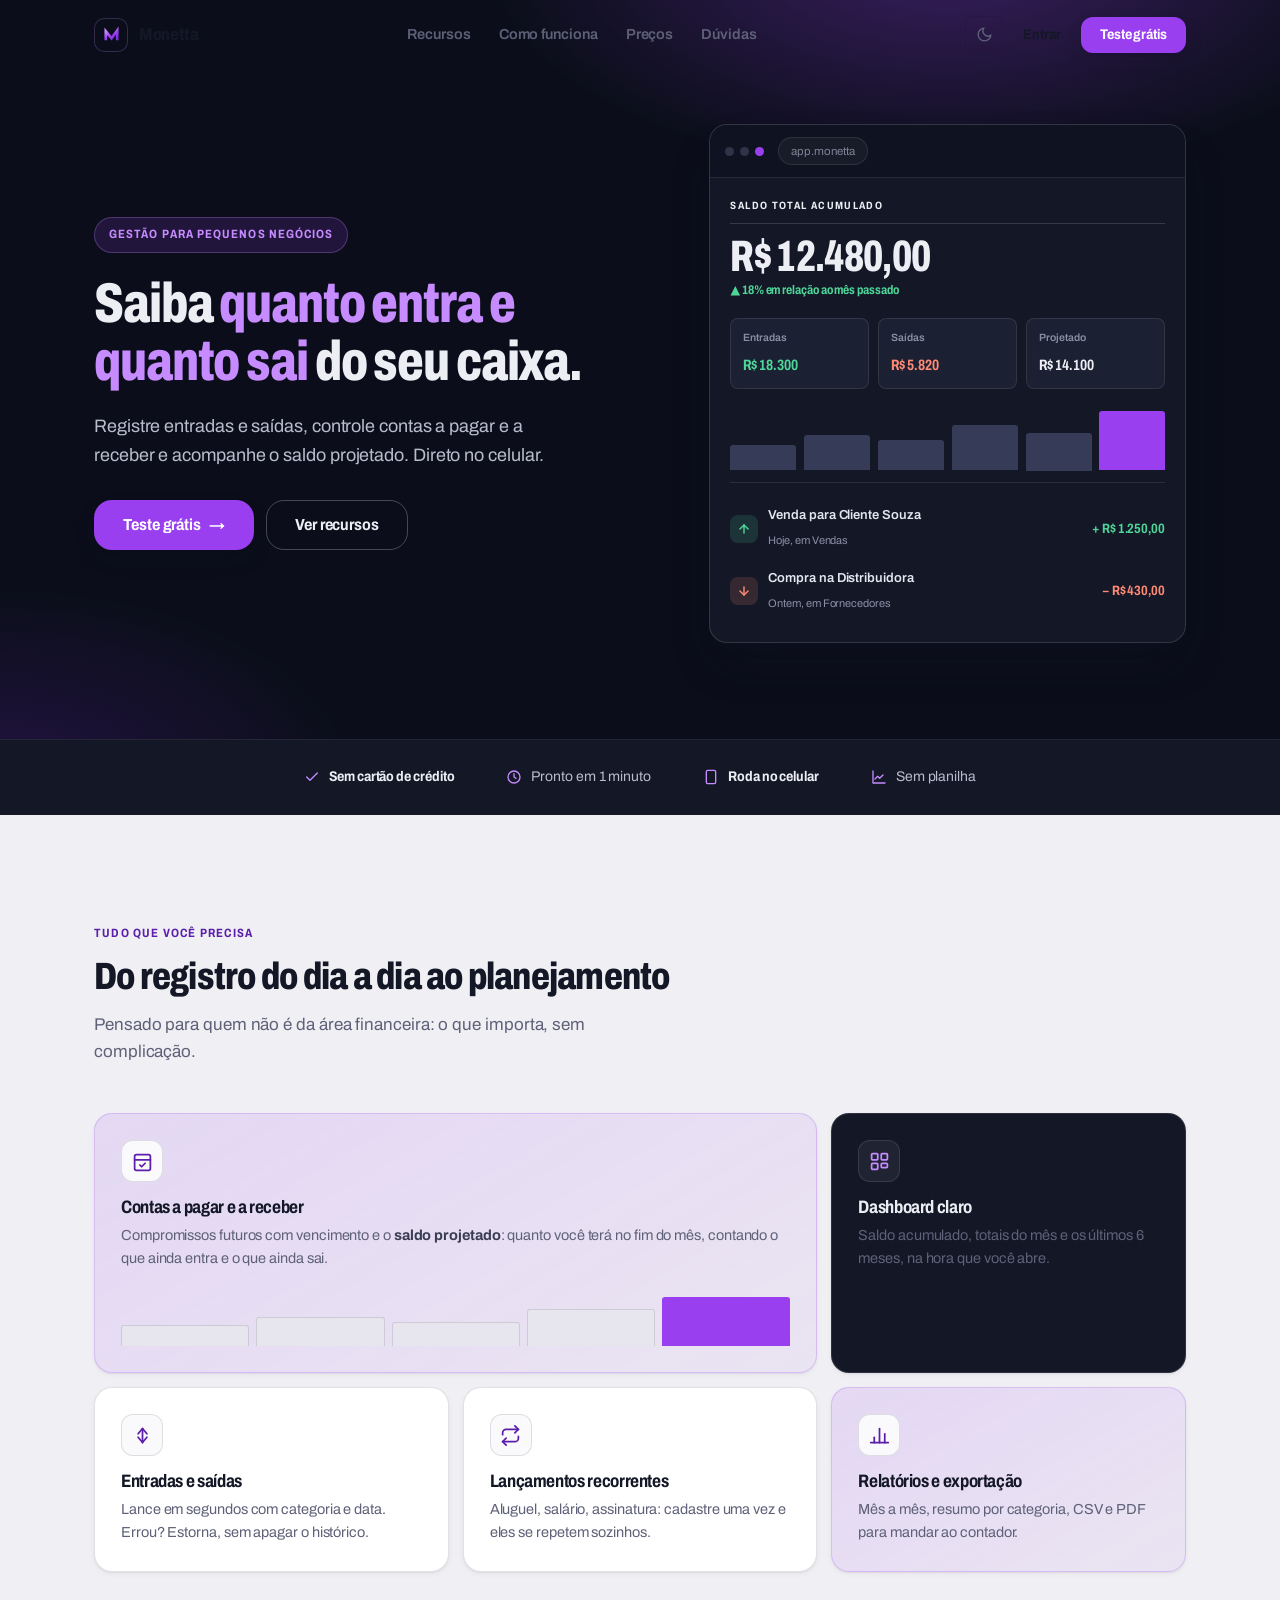
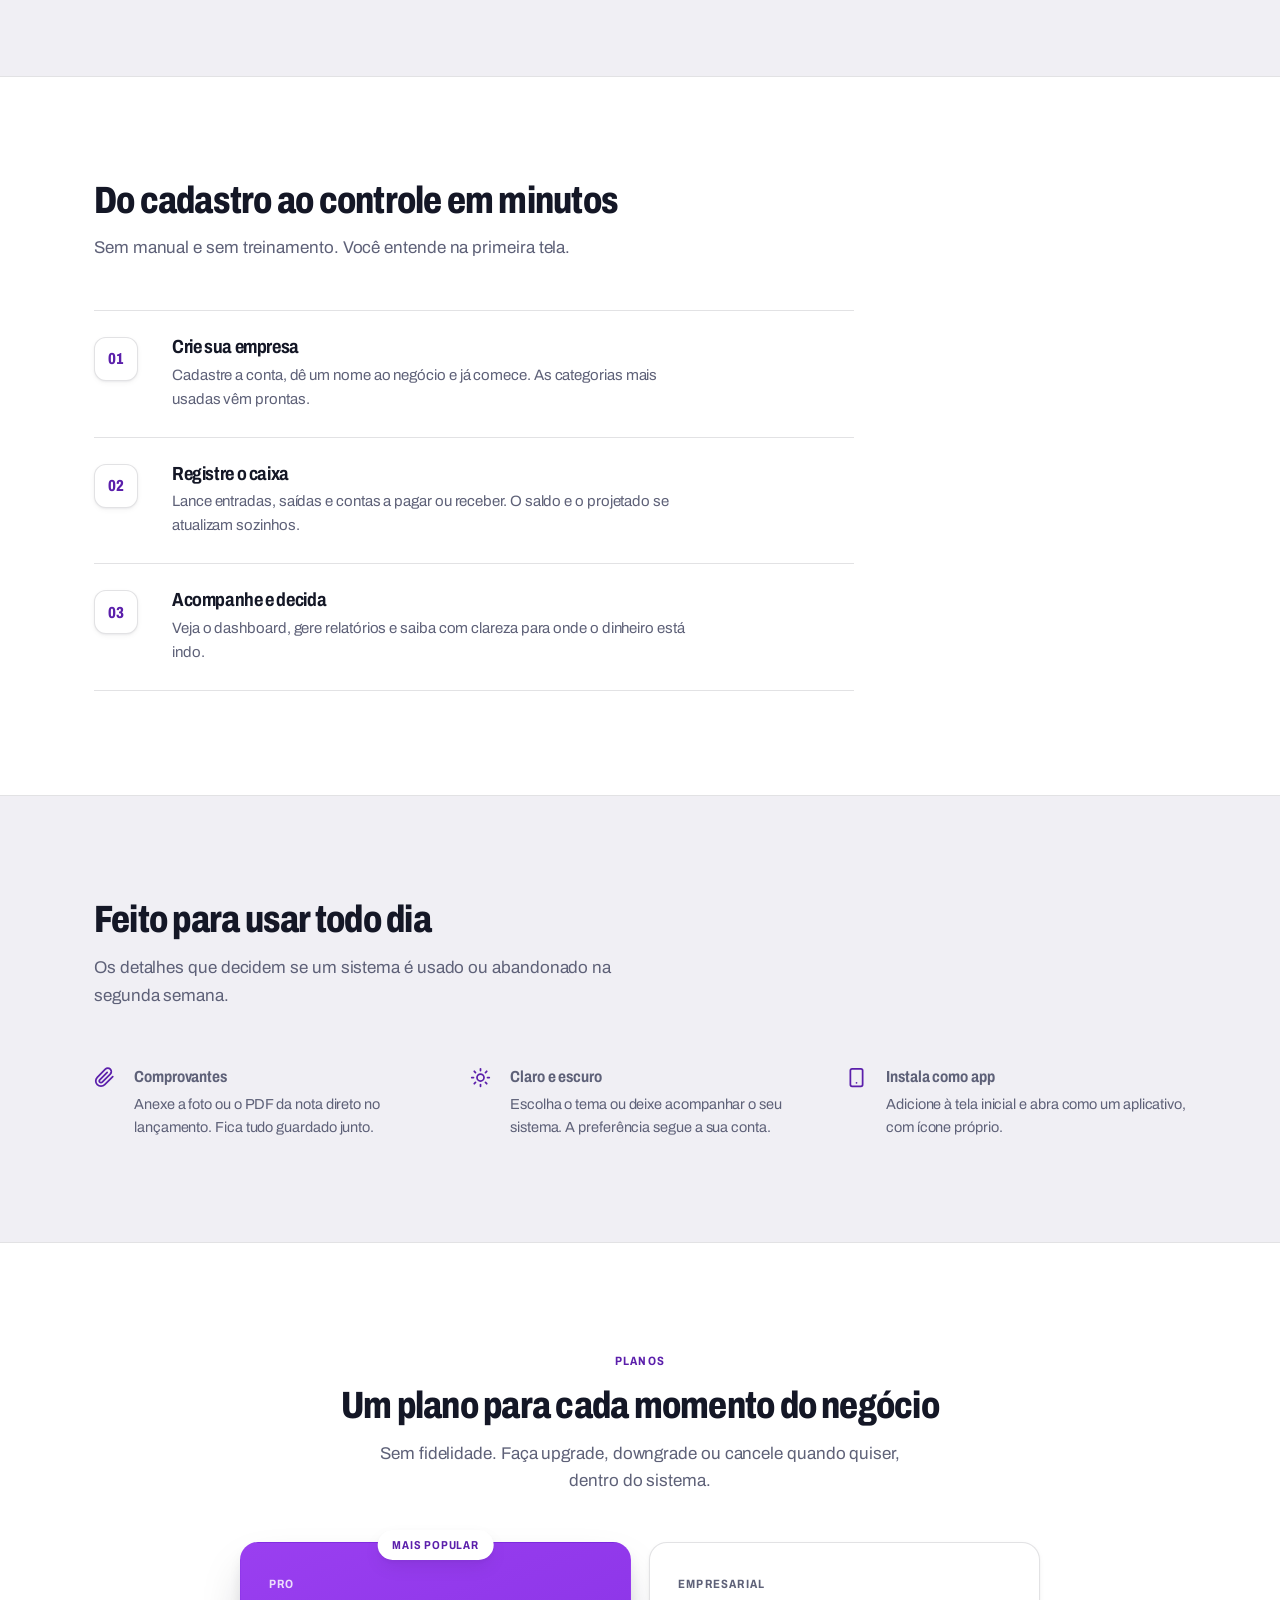
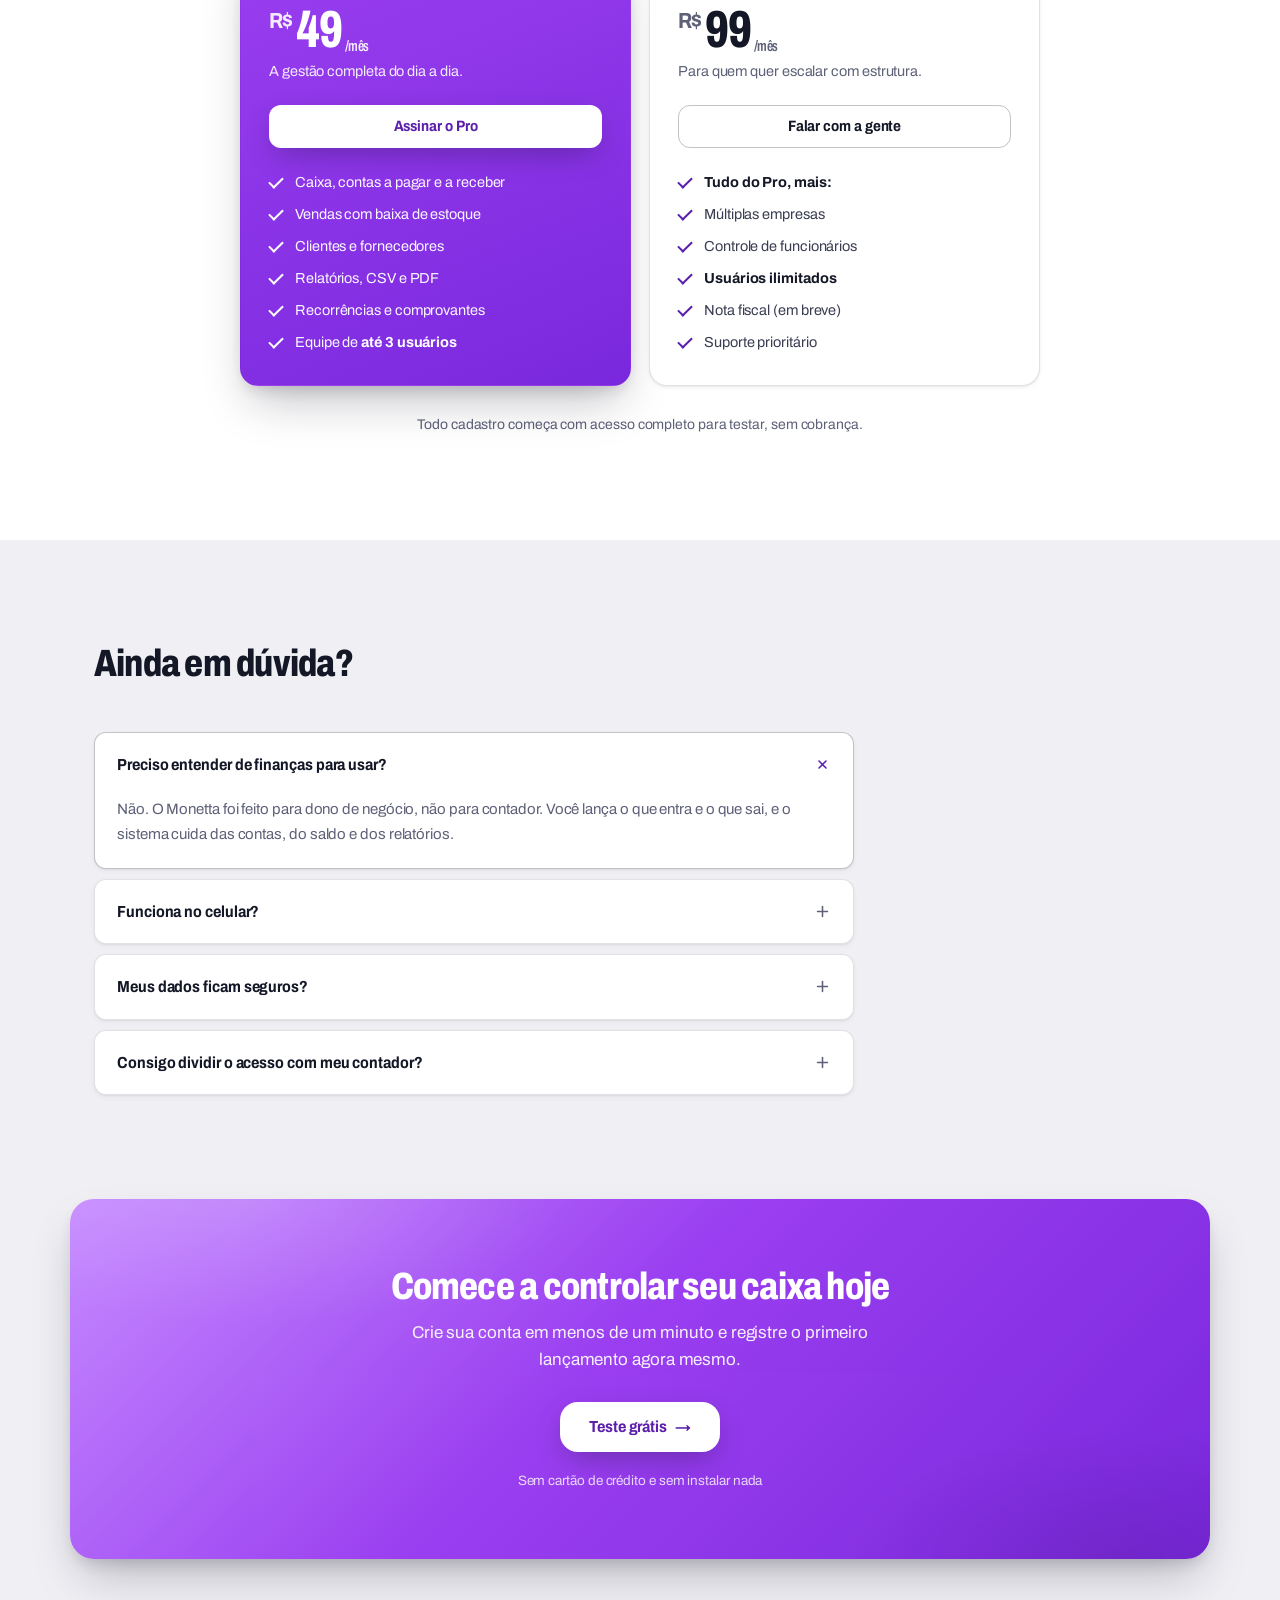
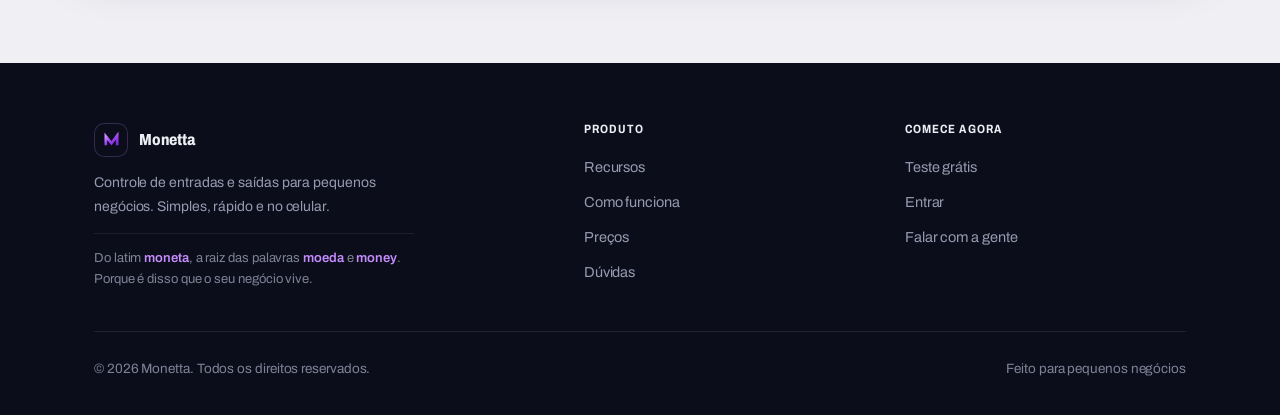
<file: index.html>
<!DOCTYPE html>
<html lang="pt-BR">
<head>
  <meta charset="UTF-8" />
  <meta name="viewport" content="width=device-width, initial-scale=1.0" />
  <title>Monetta | Sistema de Gestão Empresarial</title>
  <meta name="description" content="Sistema de gestão empresarial para pequenos negócios: financeiro, caixa, contas a pagar e receber, relatórios e mais. Tudo num só lugar, simples e no celular." />
  <link rel="icon" type="image/svg+xml" href="favicon.svg" />
  <meta property="og:title" content="Monetta | Sistema de Gestão Empresarial" />
  <meta property="og:description" content="A gestão do seu negócio num só sistema: financeiro, caixa, contas a pagar/receber, saldo projetado e relatórios." />
  <meta property="og:image" content="icon-512.png" />
  <meta property="og:type" content="website" />
  <meta name="theme-color" content="#F0EFF4" media="(prefers-color-scheme: light)" />
  <meta name="theme-color" content="#0B0E1A" media="(prefers-color-scheme: dark)" />
  <!-- Dados estruturados: fazem o Google mostrar plano e preço direto no
       resultado da busca, e as perguntas como sanfona.
       Sem aggregateRating de propósito: nota inventada é dado falso, e o
       Google pune review sem origem real. Entra quando houver avaliação. -->
  <script type="application/ld+json">
  {
    "@context": "https://schema.org",
    "@graph": [
      {
        "@type": "SoftwareApplication",
        "name": "Monetta",
        "applicationCategory": "FinanceApplication",
        "operatingSystem": "Web, iOS, Android",
        "description": "Sistema de gestão para pequenos negócios: caixa, contas a pagar e receber, saldo projetado e relatórios.",
        "inLanguage": "pt-BR",
        "offers": [
          { "@type": "Offer", "name": "Pro", "price": "49", "priceCurrency": "BRL",
            "description": "Caixa, contas, vendas com baixa de estoque, clientes, relatórios e equipe de até 3 usuários." },
          { "@type": "Offer", "name": "Empresarial", "price": "99", "priceCurrency": "BRL",
            "description": "Tudo do Pro, mais múltiplas empresas, funcionários e usuários ilimitados." }
        ]
      },
      {
        "@type": "FAQPage",
        "mainEntity": [
          { "@type": "Question", "name": "Preciso entender de finanças para usar?",
            "acceptedAnswer": { "@type": "Answer", "text": "Não. O Monetta foi feito para dono de negócio, não para contador. Você lança o que entra e o que sai, e o sistema cuida das contas, do saldo e dos relatórios." } },
          { "@type": "Question", "name": "Funciona no celular?",
            "acceptedAnswer": { "@type": "Answer", "text": "Sim. Abre no navegador do celular, tablet ou computador. Dá para adicionar à tela inicial e usar como aplicativo, sem ocupar espaço com instalação." } },
          { "@type": "Question", "name": "Meus dados ficam seguros?",
            "acceptedAnswer": { "@type": "Answer", "text": "Cada empresa só enxerga os próprios dados, com acesso protegido por login. Você decide quem entra convidando sócio ou contador pela área de equipe." } },
          { "@type": "Question", "name": "Consigo dividir o acesso com meu contador?",
            "acceptedAnswer": { "@type": "Answer", "text": "Sim. Em Configurações, na área de Equipe, você envia um convite por email. A pessoa acessa a mesma empresa, e dá para exportar tudo em CSV ou PDF quando precisar." } }
        ]
      }
    ]
  }
  </script>
  <link rel="preconnect" href="https://fonts.googleapis.com" />
  <link rel="preconnect" href="https://fonts.gstatic.com" crossorigin />
  <link href="https://fonts.googleapis.com/css2?family=Archivo:wdth,wght@62..125,400..800&display=swap" rel="stylesheet" />
  <script>
    // Tema aplicado ANTES da primeira pintura, senão a página pisca clara antes
    // de virar escura. Mesma chave do app (fc-theme): quem escolheu escuro lá
    // encontra o site escuro aqui.
    (function () {
      document.documentElement.classList.add('has-js');
      try {
        var t = localStorage.getItem('fc-theme');
        if (t === 'dark' || t === 'light') document.documentElement.dataset.theme = t;
      } catch (e) {}
    })();
  </script>
  <style>
    /* ════════════════════════════════════════════════════════════════════════
       MONETTA | landing
       ------------------------------------------------------------------------
       Os tokens são os mesmos do app (css/base.css). A paleta sai do LOGO: os
       três violetas do gradiente do "M" e o navy do tile (#0B0E1A). Nada de
       indigo de framework, que é o que fazia o site parecer template e parecer
       outro produto na hora que a pessoa entrava no app.

       Tipografia: uma família só, Archivo variável, com o eixo de LARGURA
       fazendo o trabalho que normalmente pede duas fontes. Número é condensado
       e tabular, como preço escrito à mão numa placa.
       ════════════════════════════════════════════════════════════════════════ */
    :root{
      color-scheme: light dark;

      /* violeta do "M": claro / núcleo / profundo */
      --violeta-3:#C68BFF; --violeta:#9A3FF0; --violeta-2:#7A28DD;
      /* violeta que passa como TEXTO sobre fundo claro (7.9:1) */
      --violeta-texto:#5B1FAB;
      /* violeta sobre superfície branca FIXA: não acompanha o tema, porque o
         fundo dele também não acompanha */
      --violeta-sobre-branco:#5B1FAB;

      /* direção do dinheiro, fora da marca de propósito */
      --green:#0F6B47; --green-claro:#4ED598; --rose:#B3261E; --rose-claro:#FF8A75;

      /* neutros puxando o navy do tile, não o slate de painel SaaS */
      --n0:#FFFFFF; --n50:#F0EFF4; --n100:#E7E5EE;
      --n200:rgba(20,23,38,.12); --n300:rgba(20,23,38,.26);
      --n400:#969AB0; --n500:#5E6178; --n600:#3A3D52;
      --n700:#2A2D40; --n800:#131726; --n900:#0B0E1A;

      --bg:var(--n50); --surface:var(--n0); --surface-2:#FAFAFD;
      --ink:#141726; --ink-2:var(--n600); --muted:var(--n500); --border:var(--n200);

      --sh-sm:0 1px 2px rgba(20,23,38,.05), 0 2px 6px -1px rgba(20,23,38,.06);
      --sh-md:0 2px 4px -1px rgba(20,23,38,.06), 0 8px 20px -4px rgba(20,23,38,.10);
      --sh-lg:0 8px 16px -6px rgba(20,23,38,.18), 0 24px 48px -12px rgba(20,23,38,.28);
      /* A sombra do CTA é a MESMA família neutra das outras. O halo violeta que
         estava aqui é o brilho de "IA fez" e, pior, o botão primário do app não
         tem halo nenhum: o campo violeta sólido já é o destaque. */
      --sh-cta:0 2px 4px -1px rgba(20,23,38,.10), 0 10px 24px -6px rgba(20,23,38,.20);

      /* A curva vem do logo: rx 116 num lado de 512 = 23%. Uma escala só,
         seguida em tudo. Pílula fica reservada a chip e etiqueta. */
      --r-sm:8px; --r:12px; --r-lg:18px; --r-xl:24px;
      --ease:cubic-bezier(.22,1,.36,1);
    }

    /* ── ESCURO ──────────────────────────────────────────────────────────────
       Os tokens escuros do app. Hero e rodapé descem um degrau abaixo do fundo,
       senão as faixas se fundem e a página perde o ritmo que tem no claro.
       Vale por preferência do sistema E por escolha manual no botão do topo. */
    @media (prefers-color-scheme: dark){
      :root:not([data-theme="light"]){
        --n0:#131726; --n50:#0B0E1A; --n100:#1B2032;
        --n200:rgba(237,238,244,.13); --n300:rgba(237,238,244,.26);
        --n400:#969AB0; --n500:#969AB0; --n600:#CFD1DE; --n700:#B9BCCC;
        --n800:#0F1220; --n900:#07090F;
        --bg:#0B0E1A; --surface:#131726; --surface-2:#1B2032;
        --ink:#EDEEF4; --ink-2:#CFD1DE; --muted:#969AB0;
        --border:rgba(237,238,244,.13);
        --violeta-texto:#C68BFF;
        --green:#4ED598; --rose:#FF8A75;
        --sh-sm:0 1px 2px rgba(0,0,0,.42), 0 2px 6px -1px rgba(0,0,0,.40);
        --sh-md:0 2px 4px -1px rgba(0,0,0,.46), 0 8px 20px -4px rgba(0,0,0,.52);
        --sh-lg:0 8px 16px -6px rgba(0,0,0,.56), 0 24px 48px -12px rgba(0,0,0,.66);
      }
    }
    :root[data-theme="dark"]{
      --n0:#131726; --n50:#0B0E1A; --n100:#1B2032;
      --n200:rgba(237,238,244,.13); --n300:rgba(237,238,244,.26);
      --n400:#969AB0; --n500:#969AB0; --n600:#CFD1DE; --n700:#B9BCCC;
      --n800:#0F1220; --n900:#07090F;
      --bg:#0B0E1A; --surface:#131726; --surface-2:#1B2032;
      --ink:#EDEEF4; --ink-2:#CFD1DE; --muted:#969AB0;
      --border:rgba(237,238,244,.13);
      --violeta-texto:#C68BFF;
      --green:#4ED598; --rose:#FF8A75;
      --sh-sm:0 1px 2px rgba(0,0,0,.42), 0 2px 6px -1px rgba(0,0,0,.40);
      --sh-md:0 2px 4px -1px rgba(0,0,0,.46), 0 8px 20px -4px rgba(0,0,0,.52);
      --sh-lg:0 8px 16px -6px rgba(0,0,0,.56), 0 24px 48px -12px rgba(0,0,0,.66);
    }

    *{box-sizing:border-box;margin:0;padding:0}
    html{scroll-behavior:smooth}
    body{
      font-family:'Archivo',system-ui,sans-serif;color:var(--ink);background:var(--bg);
      line-height:1.6;-webkit-font-smoothing:antialiased;text-rendering:optimizeLegibility;
      letter-spacing:-.005em;overflow-x:clip;
    }
    a{color:inherit;text-decoration:none}
    h1,h2,h3{font-family:'Archivo',sans-serif;font-stretch:82%;letter-spacing:-.02em;line-height:1.05}
    ::selection{background:rgba(154,63,240,.24)}
    .wrap{max-width:1140px;margin:0 auto;padding:0 24px}
    :focus-visible{outline:2px solid var(--violeta);outline-offset:3px;border-radius:4px}

    /* ---- botões ------------------------------------------------------------ */
    .btn{
      --b:transparent;
      display:inline-flex;align-items:center;justify-content:center;gap:8px;
      font-family:inherit;font-weight:700;font-stretch:88%;font-size:15px;line-height:1;
      padding:13px 22px;border-radius:var(--r);cursor:pointer;border:1px solid var(--b);
      white-space:nowrap;
      transition:transform .18s var(--ease),box-shadow .18s var(--ease),background .18s var(--ease),border-color .18s var(--ease),color .18s var(--ease);
    }
    .btn:active{transform:translateY(0) scale(.985)}
    .btn--primary{background:var(--violeta);color:#fff;box-shadow:var(--sh-cta)}
    .btn--ghost{background:transparent;color:var(--ink);--b:var(--n300)}
    .btn--light{background:#fff;color:var(--violeta-sobre-branco);box-shadow:0 10px 30px -8px rgba(11,14,20,.35)}
    .btn--lg{padding:16px 28px;font-size:16px;border-radius:var(--r-lg)}
    .arrow{transition:transform .22s var(--ease)}
    @media (hover:hover) and (pointer:fine){
      .btn--primary:hover{background:var(--violeta-2);transform:translateY(-2px);box-shadow:var(--sh-md)}
      .btn--ghost:hover{border-color:var(--violeta);color:var(--violeta-texto);transform:translateY(-2px)}
      .btn--light:hover{transform:translateY(-2px);box-shadow:0 18px 42px -10px rgba(11,14,20,.45)}
      .btn:hover .arrow{transform:translateX(3px)}
    }

    /* ---- navegação --------------------------------------------------------- */
    .nav{position:fixed;top:0;left:0;right:0;z-index:50;transition:background .3s var(--ease),border-color .3s var(--ease),backdrop-filter .3s var(--ease)}
    .nav__in{display:flex;align-items:center;justify-content:space-between;height:70px;gap:20px}
    .nav.is-scrolled{background:color-mix(in srgb, var(--bg) 82%, transparent);backdrop-filter:saturate(160%) blur(14px);border-bottom:1px solid var(--border)}
    .brand{display:flex;align-items:center;gap:11px;color:var(--ink);font-weight:800;font-stretch:82%;font-size:17px;letter-spacing:-.02em}
    .brand__mark{width:34px;height:34px;border-radius:10px;background:#0B0E1A;display:flex;align-items:center;justify-content:center;box-shadow:inset 0 0 0 1px rgba(198,139,255,.22);flex:0 0 auto}
    .nav__links{display:flex;align-items:center;gap:28px}
    .nav__links a{color:var(--muted);font-size:14.5px;font-weight:600;transition:color .18s}
    .nav__links a:hover{color:var(--ink)}
    .nav__right{display:flex;align-items:center;gap:6px}
    .nav .btn{padding:10px 18px;font-size:14px}
    .nav__enter{color:var(--ink);font-weight:700;font-size:14px;font-stretch:88%;padding:10px 14px;border-radius:var(--r-sm);transition:background .18s}
    .nav__enter:hover{background:var(--n100)}
    .tema{
      width:38px;height:38px;flex:0 0 auto;display:flex;align-items:center;justify-content:center;
      background:transparent;border:1px solid var(--border);border-radius:var(--r-sm);
      color:var(--muted);cursor:pointer;transition:color .18s,border-color .18s;
    }
    .tema:hover{color:var(--ink);border-color:var(--n300)}
    .tema__sol{display:none}
    :root[data-theme="dark"] .tema__sol{display:block}
    :root[data-theme="dark"] .tema__lua{display:none}
    @media (prefers-color-scheme:dark){
      :root:not([data-theme="light"]) .tema__sol{display:block}
      :root:not([data-theme="light"]) .tema__lua{display:none}
    }

    /* ---- hero: divisão assimétrica ----------------------------------------- */
    .hero{position:relative;background:var(--n900);color:#EDEEF4;overflow:hidden;padding:124px 0 96px}
    .hero::before{content:"";position:absolute;inset:0;pointer-events:none;background:
      radial-gradient(58% 48% at 74% -6%,rgba(154,63,240,.32),transparent 62%),
      radial-gradient(46% 44% at 0% 106%,rgba(122,40,221,.20),transparent 60%)}
    .hero__in{position:relative;display:grid;grid-template-columns:1.08fr .92fr;gap:56px;align-items:center}
    .hero__col{animation:sobe .6s var(--ease) both}
    .hero__col--mock{animation-delay:.09s}
    @keyframes sobe{from{opacity:0;transform:translateY(16px)}to{opacity:1;transform:none}}
    .pill{
      display:inline-flex;align-items:center;font-size:12px;font-weight:700;font-stretch:82%;
      text-transform:uppercase;letter-spacing:.09em;color:#C68BFF;
      background:rgba(154,63,240,.16);border:1px solid rgba(198,139,255,.28);
      padding:7px 14px;border-radius:999px;margin-bottom:22px;
    }
    .hero h1{font-size:clamp(34px,5vw,56px);font-weight:800;font-stretch:74%;margin-bottom:20px;color:#EDEEF4}
    .hero h1 .hl{color:var(--violeta-3)}
    .hero .lead{font-size:18px;color:#B9BCCC;max-width:46ch;margin-bottom:30px}
    .hero__cta{display:flex;gap:12px;flex-wrap:wrap}
    .hero .btn--ghost{color:#EDEEF4;--b:rgba(237,238,244,.26)}
    @media (hover:hover) and (pointer:fine){
      .hero .btn--ghost:hover{color:#fff;border-color:rgba(237,238,244,.5)}
    }

    /* ---- prévia do produto -------------------------------------------------- */
    .mock{position:relative;background:#131726;border:1px solid rgba(237,238,244,.14);border-radius:var(--r-lg);box-shadow:var(--sh-lg);overflow:hidden}
    .mock__bar{display:flex;align-items:center;gap:6px;padding:12px 15px;border-bottom:1px solid rgba(237,238,244,.10);background:#0F1220}
    .mock__bar i{width:9px;height:9px;border-radius:50%;background:#2E3348}
    .mock__bar i:nth-child(3){background:var(--violeta)}
    .mock__url{margin-left:8px;font-size:11.5px;color:#7E8296;background:rgba(237,238,244,.04);border:1px solid rgba(237,238,244,.10);border-radius:999px;padding:4px 12px}
    .mock__body{padding:20px}
    .mock__label{font-size:10.5px;letter-spacing:.13em;text-transform:uppercase;color:#EDEEF4;font-weight:700;font-stretch:82%;padding-bottom:8px;border-bottom:1px solid rgba(237,238,244,.16)}
    .mock__saldo{font-size:44px;font-weight:800;font-stretch:68%;color:#EDEEF4;margin:12px 0 2px;letter-spacing:-.015em;font-variant-numeric:tabular-nums;line-height:.95}
    .mock__delta{font-size:12.5px;color:var(--green-claro);font-weight:700;font-stretch:82%;margin-bottom:18px}
    .mock__row{display:grid;grid-template-columns:repeat(3,1fr);gap:9px;margin-bottom:18px}
    .mock__stat{background:#1B2032;border:1px solid rgba(237,238,244,.10);border-radius:var(--r-sm);padding:11px 12px}
    .mock__stat span{display:block;font-size:10.5px;color:#8B8FA6;margin-bottom:5px;font-weight:600}
    .mock__stat b{font-size:15px;font-weight:700;font-stretch:74%;font-variant-numeric:tabular-nums}
    .mock__bars{display:flex;align-items:flex-end;gap:8px;height:76px;padding-bottom:12px;margin-bottom:14px;border-bottom:1px solid rgba(237,238,244,.10)}
    .mock__bars i{flex:1;border-radius:3px 3px 0 0;background:#363B57;transform:scaleY(0);transform-origin:bottom;animation:cresce .8s var(--ease) forwards}
    .mock__bars i:last-child{background:var(--violeta)}
    @keyframes cresce{to{transform:scaleY(1)}}
    .mock__tx{display:flex;align-items:center;gap:10px;padding:8px 0}
    .mock__tx .ic{width:28px;height:28px;border-radius:var(--r-sm);display:flex;align-items:center;justify-content:center;flex:0 0 auto}
    .mock__tx .ic.in{background:rgba(78,213,152,.15);color:var(--green-claro)}
    .mock__tx .ic.out{background:rgba(255,138,117,.15);color:var(--rose-claro)}
    .mock__tx .t{flex:1;min-width:0}
    .mock__tx .t b{display:block;font-size:13px;font-weight:600;color:#E4E6EF}
    .mock__tx .t span{font-size:11px;color:#8B8FA6}
    .mock__tx .v{font-size:13.5px;font-weight:700;font-stretch:78%;font-variant-numeric:tabular-nums}
    .v.in{color:var(--green-claro)}.v.out{color:var(--rose-claro)}

    /* ---- faixa de benefícios (abaixo do hero, não dentro dele) -------------- */
    .strip{background:var(--n800);border-top:1px solid rgba(237,238,244,.07);padding:26px 0}
    .strip__in{display:flex;justify-content:center;gap:14px 52px;flex-wrap:wrap;color:#B9BCCC;font-size:14px}
    .strip b{color:#EDEEF4;font-weight:700;font-stretch:88%}
    .strip__item{display:inline-flex;align-items:center;gap:9px}
    .strip__item svg{color:var(--violeta-3);flex:0 0 auto}

    /* ---- seções ------------------------------------------------------------- */
    section.block{padding:104px 0}
    .sec-head{max-width:640px;margin-bottom:48px}
    .sec-head--centro{margin-inline:auto;text-align:center}
    .eyebrow{display:inline-block;color:var(--violeta-texto);font-weight:700;font-size:12px;font-stretch:82%;letter-spacing:.1em;text-transform:uppercase;margin-bottom:14px}
    h2{font-size:clamp(27px,3.4vw,38px);font-weight:800;font-stretch:78%;margin-bottom:14px}
    .sub{color:var(--muted);font-size:17px;max-width:56ch}
    .sec-head--centro .sub{margin-inline:auto}

    /* ---- bento de recursos -------------------------------------------------
       Cinco células pra cinco recursos, em tamanhos diferentes. Não são cards
       iguais: o que manda a tela (saldo projetado) ocupa o dobro, e duas
       células ganham fundo próprio pra grade não virar parede de texto. */
    .bento{display:grid;grid-template-columns:repeat(3,1fr);gap:14px}
    .bento__cel{
      background:var(--surface);border:1px solid var(--border);border-radius:var(--r-lg);
      padding:26px;box-shadow:var(--sh-sm);
      transition:transform .2s var(--ease),box-shadow .2s var(--ease),border-color .2s var(--ease);
    }
    .bento__cel--larga{grid-column:span 2}
    .bento__cel--tinta{
      background:linear-gradient(150deg,rgba(154,63,240,.13),rgba(122,40,221,.05));
      border-color:rgba(154,63,240,.22);
    }
    .bento__cel--escura{background:var(--n800);border-color:rgba(237,238,244,.12)}
    .bento__cel--escura h3{color:#EDEEF4}
    .bento__cel--escura p{color:#B9BCCC}
    .bento__ic{width:42px;height:42px;border-radius:var(--r);background:var(--surface-2);border:1px solid var(--border);color:var(--violeta-texto);display:flex;align-items:center;justify-content:center;margin-bottom:16px;transition:transform .2s var(--ease)}
    .bento__cel--escura .bento__ic{background:rgba(237,238,244,.06);border-color:rgba(237,238,244,.12);color:var(--violeta-3)}
    .bento__cel h3{font-size:18px;font-weight:700;font-stretch:82%;margin-bottom:7px}
    .bento__cel p{color:var(--muted);font-size:14.5px;line-height:1.6}
    .bento__cel p b{color:var(--ink-2);font-weight:700}
    @media (hover:hover) and (pointer:fine){
      .bento__cel:hover{transform:translateY(-3px);box-shadow:var(--sh-md);border-color:var(--n300)}
      .bento__cel:hover .bento__ic{transform:translateY(-2px)}
    }
    /* Mini gráfico na célula larga: mostra o que a frase promete. */
    .bento__viz{display:flex;align-items:flex-end;gap:7px;height:56px;margin-top:20px}
    .bento__viz i{flex:1;border-radius:3px 3px 0 0;background:var(--n100);border:1px solid var(--border);border-bottom:none}
    .bento__viz i:nth-child(5){background:var(--violeta);border-color:var(--violeta)}

    /* ---- passos: trilho numerado, não três cards ---------------------------- */
    .passos{display:grid;gap:0;max-width:760px}
    .passo{display:grid;grid-template-columns:56px 1fr;gap:22px;padding:26px 0;border-top:1px solid var(--border);align-items:start}
    .passo:last-child{border-bottom:1px solid var(--border)}
    .passo__n{
      width:44px;height:44px;border-radius:var(--r);
      background:var(--surface);border:1px solid var(--border);box-shadow:var(--sh-sm);
      display:flex;align-items:center;justify-content:center;
      font-weight:800;font-stretch:74%;font-size:16px;color:var(--violeta-texto);
      font-variant-numeric:tabular-nums;
    }
    .passo h3{font-size:19px;font-weight:700;font-stretch:82%;margin-bottom:6px}
    .passo p{color:var(--muted);font-size:15px;max-width:58ch}

    /* ---- detalhes em linha (sem cards) -------------------------------------- */
    .detalhes{display:grid;grid-template-columns:repeat(3,1fr);gap:36px;padding-top:8px}
    .detalhe{display:grid;grid-template-columns:26px 1fr;gap:14px;align-items:start}
    .detalhe svg{color:var(--violeta-texto);margin-top:2px}
    .detalhe b{display:block;font-size:16px;font-weight:700;font-stretch:82%;margin-bottom:4px}
    .detalhe span{color:var(--muted);font-size:14.5px;line-height:1.55}

    /* ---- planos ------------------------------------------------------------- */
    .planos{display:grid;grid-template-columns:repeat(2,1fr);gap:18px;align-items:start;max-width:800px;margin:0 auto}
    .plano{position:relative;background:var(--surface);border:1px solid var(--border);border-radius:var(--r-lg);padding:32px 28px;box-shadow:var(--sh-sm);display:flex;flex-direction:column;transition:transform .2s var(--ease),box-shadow .2s var(--ease)}
    .plano__nome{font-weight:700;font-stretch:82%;font-size:12px;letter-spacing:.1em;text-transform:uppercase;color:var(--muted)}
    .plano__preco{font-weight:800;font-size:52px;font-stretch:68%;line-height:1;letter-spacing:-.015em;color:var(--ink);margin:10px 0 4px;font-variant-numeric:tabular-nums;display:flex;align-items:baseline;gap:.06em}
    .plano__cifra{font-size:.42em;font-weight:700;font-stretch:88%;color:var(--muted);align-self:flex-start;margin-top:.3em}
    .plano__mes{font-size:15px;font-weight:600;color:var(--muted);align-self:flex-end;margin-bottom:.15em}
    .plano__desc{color:var(--muted);font-size:14.5px;line-height:1.55;margin-bottom:22px}
    .plano__cta{width:100%;justify-content:center;margin-bottom:24px}
    .plano__lista{list-style:none;display:grid;gap:11px;margin:0}
    .plano__lista li{position:relative;padding-left:26px;font-size:14.5px;color:var(--ink-2);line-height:1.45}
    .plano__lista li::before{content:"";position:absolute;left:0;top:.4em;width:12px;height:6px;border-left:2px solid var(--violeta-texto);border-bottom:2px solid var(--violeta-texto);transform:rotate(-45deg)}
    .plano__lista li b{color:var(--ink);font-weight:700}
    .plano--destaque{background:linear-gradient(158deg,var(--violeta) 0%,var(--violeta-2) 100%);border-color:transparent;color:#fff;box-shadow:var(--sh-lg)}
    .plano--destaque .plano__nome{color:rgba(255,255,255,.82)}
    .plano--destaque .plano__preco,.plano--destaque .plano__lista li b{color:#fff}
    .plano--destaque .plano__cifra,.plano--destaque .plano__mes,.plano--destaque .plano__desc{color:rgba(255,255,255,.9)}
    .plano--destaque .plano__lista li{color:rgba(255,255,255,.96)}
    .plano--destaque .plano__lista li::before{border-color:#fff}
    .plano__tag{position:absolute;top:-13px;left:50%;transform:translateX(-50%);background:#fff;color:var(--violeta-sobre-branco);font-size:11.5px;font-weight:700;font-stretch:82%;text-transform:uppercase;letter-spacing:.07em;padding:6px 15px;border-radius:999px;box-shadow:var(--sh-md);white-space:nowrap}
    .planos__nota{text-align:center;color:var(--muted);font-size:14px;margin-top:28px}
    @media (hover:hover) and (pointer:fine){
      .plano:hover{transform:translateY(-4px);box-shadow:var(--sh-md)}
      .plano--destaque:hover{box-shadow:var(--sh-lg)}
    }

    /* ---- dúvidas ------------------------------------------------------------ */
    .faq{max-width:760px;display:grid;gap:10px}
    .faq details{background:var(--surface);border:1px solid var(--border);border-radius:var(--r);box-shadow:var(--sh-sm);overflow:hidden;transition:border-color .18s}
    .faq details[open]{border-color:var(--n300)}
    .faq summary{list-style:none;cursor:pointer;padding:19px 22px;font-weight:700;font-stretch:88%;font-size:16px;display:flex;align-items:center;justify-content:space-between;gap:16px}
    .faq summary::-webkit-details-marker{display:none}
    .faq summary .chev{flex:0 0 auto;color:var(--muted);transition:transform .22s var(--ease),color .22s}
    .faq details[open] summary .chev{transform:rotate(45deg);color:var(--violeta-texto)}
    .faq .ans{padding:0 22px 20px;color:var(--muted);font-size:15px;line-height:1.7}
    /* Altura é a exceção conhecida ao "só transform e opacity": num acordeão
       não existe equivalente. Progressivo, sem suporte abre seco. */
    @supports (interpolate-size: allow-keywords){
      :root{interpolate-size:allow-keywords}
      .faq details::details-content{
        block-size:0;overflow:hidden;opacity:0;
        transition:block-size .24s var(--ease),content-visibility .24s allow-discrete,opacity .24s var(--ease);
      }
      .faq details[open]::details-content{block-size:auto;opacity:1}
    }

    /* ---- faixa final -------------------------------------------------------- */
    .cta-wrap{padding:0 24px 104px}
    .cta{position:relative;overflow:hidden;background:linear-gradient(135deg,var(--violeta-3) 0%,var(--violeta) 46%,var(--violeta-2) 100%);color:#fff;text-align:center;border-radius:var(--r-xl);padding:68px 28px;max-width:1140px;margin:0 auto;box-shadow:var(--sh-lg)}
    .cta::before{content:"";position:absolute;inset:0;opacity:.34;background:
      radial-gradient(48% 58% at 16% 0%,rgba(255,255,255,.4),transparent 60%),
      radial-gradient(40% 60% at 92% 100%,rgba(0,0,0,.28),transparent 60%)}
    .cta>*{position:relative}
    .cta h2{color:#fff;margin-bottom:12px}
    .cta p{color:rgba(255,255,255,.92);max-width:48ch;margin:0 auto 28px;font-size:17px}
    .cta__nota{margin-top:18px;font-size:13.5px;color:rgba(255,255,255,.8)}

    /* ---- rodapé ------------------------------------------------------------- */
    footer{background:var(--n900);color:#969AB0;padding:60px 0 36px}
    .foot{display:grid;grid-template-columns:1.6fr 1fr 1fr;gap:40px;padding-bottom:40px;border-bottom:1px solid rgba(237,238,244,.09)}
    .foot__brand{display:flex;align-items:center;gap:11px;color:#EDEEF4;font-weight:800;font-stretch:82%;margin-bottom:14px}
    .foot__desc{font-size:14px;max-width:300px;line-height:1.7}
    .foot__moneta{font-size:13px;color:#7E8296;max-width:320px;line-height:1.65;margin-top:14px;padding-top:14px;border-top:1px solid rgba(237,238,244,.08)}
    .foot__moneta em{font-style:normal;color:var(--violeta-3);font-weight:600}
    .foot__col h3{color:#EDEEF4;font-size:12px;font-stretch:82%;letter-spacing:.09em;text-transform:uppercase;margin-bottom:14px;font-weight:700}
    .foot__col a{display:block;font-size:14.5px;color:#969AB0;padding:6px 0;transition:color .18s}
    .foot__col a:hover{color:#EDEEF4}
    .foot__fim{padding-top:26px;display:flex;justify-content:space-between;align-items:center;gap:14px;flex-wrap:wrap;font-size:13.5px;color:#7E8296}

    /* ---- entrada por scroll -------------------------------------------------- */
    .has-js .reveal{opacity:0;transform:translateY(18px);transition:opacity .55s var(--ease),transform .55s var(--ease)}
    .reveal.in{opacity:1;transform:none}
    .reveal[data-d="1"]{transition-delay:.06s}.reveal[data-d="2"]{transition-delay:.12s}
    .reveal[data-d="3"]{transition-delay:.18s}.reveal[data-d="4"]{transition-delay:.24s}

    /* ---- responsivo ---------------------------------------------------------- */
    @media (max-width:960px){
      .hero__in{grid-template-columns:1fr;gap:44px}
      .bento{grid-template-columns:repeat(2,1fr)}
      .detalhes{grid-template-columns:1fr;gap:22px}
      .foot{grid-template-columns:1fr 1fr;gap:32px}
      .foot__brand-col{grid-column:1 / -1}
    }
    @media (max-width:760px){
      /* Os links descem pra uma faixa rolável em vez de sumirem: quem já é
         cliente precisa achar "Entrar" no celular. */
      .nav__in{flex-wrap:wrap;height:auto;padding-top:10px;padding-bottom:10px;row-gap:8px}
      .nav__links{order:3;width:100%;gap:18px;overflow-x:auto;padding-bottom:2px;scrollbar-width:none}
      .nav__links::-webkit-scrollbar{display:none}
      .nav__links a{white-space:nowrap}
      .nav.is-scrolled .nav__links{display:none}
      .hero{padding:140px 0 72px}
    }
    @media (max-width:640px){
      section.block{padding:72px 0}
      .bento,.planos{grid-template-columns:1fr}
      .bento__cel--larga{grid-column:span 1}
      .plano--destaque{order:-1}
      .passo{grid-template-columns:40px 1fr;gap:16px}
      .passo__n{width:38px;height:38px;font-size:14px}
      .cta{padding:52px 22px}
      .mock__saldo{font-size:36px}
    }

    @media (prefers-reduced-motion:reduce){
      html{scroll-behavior:auto}
      /* Sai o deslocamento, fica o esmaecer: quem pede menos movimento quer
         menos deslocamento, não uma página que aparece toda de uma vez. */
      .hero__col{animation:aparece .3s var(--ease) both}
      @keyframes aparece{from{opacity:0}to{opacity:1}}
      .has-js .reveal{transform:none;transition:opacity .3s var(--ease)}
      .reveal.in{opacity:1}
      .mock__bars i{animation:none;transform:none}
      .btn:hover,.bento__cel:hover,.plano:hover,.bento__cel:hover .bento__ic{transform:none}
      .faq details::details-content{transition:none}
    }
  </style>
</head>
<body>
  <nav class="nav" id="nav"><div class="wrap nav__in">
    <a class="brand" href="#top"><span class="brand__mark"><svg width="19" height="19" viewBox="0 0 20 20" aria-hidden="true"><defs><linearGradient id="mg" x1="0.12" y1="0" x2="0.82" y2="1"><stop offset="0" stop-color="#C68BFF"/><stop offset="0.5" stop-color="#9A3FF0"/><stop offset="1" stop-color="#7A28DD"/></linearGradient></defs><path d="M4 15 L4 5.6 L10 13 L16 4.8 L16 15" fill="none" stroke="url(#mg)" stroke-width="2.8" stroke-linejoin="miter" stroke-linecap="butt"/></svg></span> Monetta</a>
    <div class="nav__links">
      <a href="#recursos">Recursos</a>
      <a href="#como">Como funciona</a>
      <a href="#precos">Preços</a>
      <a href="#perguntas">Dúvidas</a>
    </div>
    <div class="nav__right">
      <button class="tema" id="btn-tema" type="button" aria-label="Alternar tema claro e escuro">
        <svg class="tema__lua" width="17" height="17" viewBox="0 0 24 24" fill="none" stroke="currentColor" stroke-width="2" stroke-linecap="round" stroke-linejoin="round" aria-hidden="true"><path d="M21 12.79A9 9 0 1 1 11.21 3 7 7 0 0 0 21 12.79z"/></svg>
        <svg class="tema__sol" width="17" height="17" viewBox="0 0 24 24" fill="none" stroke="currentColor" stroke-width="2" stroke-linecap="round" stroke-linejoin="round" aria-hidden="true"><circle cx="12" cy="12" r="4"/><path d="M12 2v2M12 20v2M4.9 4.9l1.4 1.4M17.7 17.7l1.4 1.4M2 12h2M20 12h2M4.9 19.1l1.4-1.4M17.7 6.3l1.4-1.4"/></svg>
      </button>
      <a class="nav__enter" href="/app">Entrar</a>
      <a class="btn btn--primary" href="/app?signup=1">Teste grátis</a>
    </div>
  </div></nav>

  <header class="hero" id="top"><div class="wrap hero__in">
    <div class="hero__col">
      <span class="pill">Gestão para pequenos negócios</span>
      <h1>Saiba <span class="hl">quanto entra e quanto sai</span> do seu caixa.</h1>
      <p class="lead">Registre entradas e saídas, controle contas a pagar e a receber e acompanhe o saldo projetado. Direto no celular.</p>
      <div class="hero__cta">
        <a class="btn btn--primary btn--lg" href="/app?signup=1">Teste grátis <span class="arrow">&rarr;</span></a>
        <a class="btn btn--ghost btn--lg" href="#recursos">Ver recursos</a>
      </div>
    </div>

    <div class="hero__col hero__col--mock" aria-hidden="true">
      <div class="mock">
        <div class="mock__bar"><i></i><i></i><i></i><span class="mock__url">app.monetta</span></div>
        <div class="mock__body">
          <div class="mock__label">Saldo total acumulado</div>
          <div class="mock__saldo">R$ 12.480,00</div>
          <div class="mock__delta">&#9650; 18% em relação ao mês passado</div>
          <div class="mock__row">
            <div class="mock__stat"><span>Entradas</span><b style="color:var(--green-claro)">R$ 18.300</b></div>
            <div class="mock__stat"><span>Saídas</span><b style="color:var(--rose-claro)">R$ 5.820</b></div>
            <div class="mock__stat"><span>Projetado</span><b>R$ 14.100</b></div>
          </div>
          <div class="mock__bars">
            <i style="height:40%;animation-delay:.05s"></i><i style="height:56%;animation-delay:.12s"></i>
            <i style="height:48%;animation-delay:.19s"></i><i style="height:72%;animation-delay:.26s"></i>
            <i style="height:60%;animation-delay:.33s"></i><i style="height:94%;animation-delay:.4s"></i>
          </div>
          <div class="mock__tx">
            <div class="ic in"><svg width="14" height="14" viewBox="0 0 24 24" fill="none" stroke="currentColor" stroke-width="2.5" stroke-linecap="round" stroke-linejoin="round"><line x1="12" y1="19" x2="12" y2="5"/><polyline points="5 12 12 5 19 12"/></svg></div>
            <div class="t"><b>Venda para Cliente Souza</b><span>Hoje, em Vendas</span></div>
            <div class="v in">+ R$ 1.250,00</div>
          </div>
          <div class="mock__tx">
            <div class="ic out"><svg width="14" height="14" viewBox="0 0 24 24" fill="none" stroke="currentColor" stroke-width="2.5" stroke-linecap="round" stroke-linejoin="round"><line x1="12" y1="5" x2="12" y2="19"/><polyline points="19 12 12 19 5 12"/></svg></div>
            <div class="t"><b>Compra na Distribuidora</b><span>Ontem, em Fornecedores</span></div>
            <div class="v out">&minus; R$ 430,00</div>
          </div>
        </div>
      </div>
    </div>
  </div></header>

  <div class="strip"><div class="wrap strip__in">
    <span class="strip__item"><svg width="16" height="16" viewBox="0 0 24 24" fill="none" stroke="currentColor" stroke-width="2" stroke-linecap="round" stroke-linejoin="round" aria-hidden="true"><polyline points="20 6 9 17 4 12"/></svg> <b>Sem cartão de crédito</b></span>
    <span class="strip__item"><svg width="16" height="16" viewBox="0 0 24 24" fill="none" stroke="currentColor" stroke-width="2" stroke-linecap="round" stroke-linejoin="round" aria-hidden="true"><circle cx="12" cy="12" r="9"/><polyline points="12 7 12 12 15 14"/></svg> Pronto em 1 minuto</span>
    <span class="strip__item"><svg width="16" height="16" viewBox="0 0 24 24" fill="none" stroke="currentColor" stroke-width="2" stroke-linecap="round" stroke-linejoin="round" aria-hidden="true"><rect x="5" y="2" width="14" height="20" rx="2"/></svg> <b>Roda no celular</b></span>
    <span class="strip__item"><svg width="16" height="16" viewBox="0 0 24 24" fill="none" stroke="currentColor" stroke-width="2" stroke-linecap="round" stroke-linejoin="round" aria-hidden="true"><path d="M3 3v18h18"/><path d="M18 9l-5 5-3-3-4 4"/></svg> Sem planilha</span>
  </div></div>

  <section class="block" id="recursos"><div class="wrap">
    <div class="sec-head reveal">
      <span class="eyebrow">Tudo que você precisa</span>
      <h2>Do registro do dia a dia ao planejamento</h2>
      <p class="sub">Pensado para quem não é da área financeira: o que importa, sem complicação.</p>
    </div>

    <div class="bento">
      <div class="bento__cel bento__cel--larga bento__cel--tinta reveal" data-d="1">
        <div class="bento__ic"><svg width="21" height="21" viewBox="0 0 24 24" fill="none" stroke="currentColor" stroke-width="2" stroke-linecap="round" stroke-linejoin="round" aria-hidden="true"><rect x="3" y="4" width="18" height="18" rx="2"/><line x1="3" y1="10" x2="21" y2="10"/><path d="M9 16l2 2 4-4"/></svg></div>
        <h3>Contas a pagar e a receber</h3>
        <p>Compromissos futuros com vencimento e o <b>saldo projetado</b>: quanto você terá no fim do mês, contando o que ainda entra e o que ainda sai.</p>
        <div class="bento__viz" aria-hidden="true"><i style="height:38%"></i><i style="height:52%"></i><i style="height:44%"></i><i style="height:66%"></i><i style="height:88%"></i></div>
      </div>

      <div class="bento__cel bento__cel--escura reveal" data-d="2">
        <div class="bento__ic"><svg width="21" height="21" viewBox="0 0 24 24" fill="none" stroke="currentColor" stroke-width="2" stroke-linecap="round" stroke-linejoin="round" aria-hidden="true"><rect x="3" y="3" width="7" height="7" rx="1"/><rect x="14" y="3" width="7" height="7" rx="1"/><rect x="3" y="14" width="7" height="7" rx="1"/><rect x="14" y="14" width="7" height="5" rx="1"/></svg></div>
        <h3>Dashboard claro</h3>
        <p>Saldo acumulado, totais do mês e os últimos 6 meses, na hora que você abre.</p>
      </div>

      <div class="bento__cel reveal" data-d="1">
        <div class="bento__ic"><svg width="21" height="21" viewBox="0 0 24 24" fill="none" stroke="currentColor" stroke-width="2" stroke-linecap="round" stroke-linejoin="round" aria-hidden="true"><path d="M7 10l5-6 5 6"/><path d="M7 14l5 6 5-6"/><line x1="12" y1="4" x2="12" y2="20"/></svg></div>
        <h3>Entradas e saídas</h3>
        <p>Lance em segundos com categoria e data. Errou? Estorna, sem apagar o histórico.</p>
      </div>

      <div class="bento__cel reveal" data-d="2">
        <div class="bento__ic"><svg width="21" height="21" viewBox="0 0 24 24" fill="none" stroke="currentColor" stroke-width="2" stroke-linecap="round" stroke-linejoin="round" aria-hidden="true"><polyline points="17 1 21 5 17 9"/><path d="M3 11V9a4 4 0 0 1 4-4h14"/><polyline points="7 23 3 19 7 15"/><path d="M21 13v2a4 4 0 0 1-4 4H3"/></svg></div>
        <h3>Lançamentos recorrentes</h3>
        <p>Aluguel, salário, assinatura: cadastre uma vez e eles se repetem sozinhos.</p>
      </div>

      <div class="bento__cel bento__cel--tinta reveal" data-d="3">
        <div class="bento__ic"><svg width="21" height="21" viewBox="0 0 24 24" fill="none" stroke="currentColor" stroke-width="2" stroke-linecap="round" stroke-linejoin="round" aria-hidden="true"><line x1="18" y1="20" x2="18" y2="10"/><line x1="12" y1="20" x2="12" y2="4"/><line x1="6" y1="20" x2="6" y2="14"/><line x1="2" y1="20" x2="22" y2="20"/></svg></div>
        <h3>Relatórios e exportação</h3>
        <p>Mês a mês, resumo por categoria, CSV e PDF para mandar ao contador.</p>
      </div>
    </div>
  </div></section>

  <section class="block" id="como" style="background:var(--surface);border-top:1px solid var(--border);border-bottom:1px solid var(--border)"><div class="wrap">
    <div class="sec-head reveal">
      <h2>Do cadastro ao controle em minutos</h2>
      <p class="sub">Sem manual e sem treinamento. Você entende na primeira tela.</p>
    </div>
    <div class="passos">
      <div class="passo reveal" data-d="1">
        <div class="passo__n" aria-hidden="true">01</div>
        <div>
          <h3>Crie sua empresa</h3>
          <p>Cadastre a conta, dê um nome ao negócio e já comece. As categorias mais usadas vêm prontas.</p>
        </div>
      </div>
      <div class="passo reveal" data-d="2">
        <div class="passo__n" aria-hidden="true">02</div>
        <div>
          <h3>Registre o caixa</h3>
          <p>Lance entradas, saídas e contas a pagar ou receber. O saldo e o projetado se atualizam sozinhos.</p>
        </div>
      </div>
      <div class="passo reveal" data-d="3">
        <div class="passo__n" aria-hidden="true">03</div>
        <div>
          <h3>Acompanhe e decida</h3>
          <p>Veja o dashboard, gere relatórios e saiba com clareza para onde o dinheiro está indo.</p>
        </div>
      </div>
    </div>
  </div></section>

  <section class="block"><div class="wrap">
    <div class="sec-head reveal">
      <h2>Feito para usar todo dia</h2>
      <p class="sub">Os detalhes que decidem se um sistema é usado ou abandonado na segunda semana.</p>
    </div>
    <div class="detalhes">
      <div class="detalhe reveal" data-d="1">
        <svg width="21" height="21" viewBox="0 0 24 24" fill="none" stroke="currentColor" stroke-width="2" stroke-linecap="round" stroke-linejoin="round" aria-hidden="true"><path d="M21.44 11.05l-9.19 9.19a6 6 0 0 1-8.49-8.49l9.19-9.19a4 4 0 0 1 5.66 5.66l-9.2 9.19a2 2 0 0 1-2.83-2.83l8.49-8.48"/></svg>
        <span><b>Comprovantes</b>Anexe a foto ou o PDF da nota direto no lançamento. Fica tudo guardado junto.</span>
      </div>
      <div class="detalhe reveal" data-d="2">
        <svg width="21" height="21" viewBox="0 0 24 24" fill="none" stroke="currentColor" stroke-width="2" stroke-linecap="round" stroke-linejoin="round" aria-hidden="true"><circle cx="12" cy="12" r="4"/><path d="M12 2v2M12 20v2M4.9 4.9l1.4 1.4M17.7 17.7l1.4 1.4M2 12h2M20 12h2M4.9 19.1l1.4-1.4M17.7 6.3l1.4-1.4"/></svg>
        <span><b>Claro e escuro</b>Escolha o tema ou deixe acompanhar o seu sistema. A preferência segue a sua conta.</span>
      </div>
      <div class="detalhe reveal" data-d="3">
        <svg width="21" height="21" viewBox="0 0 24 24" fill="none" stroke="currentColor" stroke-width="2" stroke-linecap="round" stroke-linejoin="round" aria-hidden="true"><rect x="5" y="2" width="14" height="20" rx="2"/><line x1="12" y1="18" x2="12.01" y2="18"/></svg>
        <span><b>Instala como app</b>Adicione à tela inicial e abra como um aplicativo, com ícone próprio.</span>
      </div>
    </div>
  </div></section>

  <section class="block" id="precos" style="background:var(--surface);border-top:1px solid var(--border)"><div class="wrap">
    <div class="sec-head sec-head--centro reveal">
      <span class="eyebrow">Planos</span>
      <h2>Um plano para cada momento do negócio</h2>
      <p class="sub">Sem fidelidade. Faça upgrade, downgrade ou cancele quando quiser, dentro do sistema.</p>
    </div>
    <div class="planos">
      <div class="plano plano--destaque reveal" data-d="1">
        <div class="plano__tag">Mais popular</div>
        <div class="plano__nome">Pro</div>
        <div class="plano__preco"><span class="plano__cifra">R$</span>49<span class="plano__mes">/mês</span></div>
        <p class="plano__desc">A gestão completa do dia a dia.</p>
        <a class="btn btn--light plano__cta" href="/app?signup=1">Assinar o Pro</a>
        <ul class="plano__lista">
          <li>Caixa, contas a pagar e a receber</li>
          <li>Vendas com baixa de estoque</li>
          <li>Clientes e fornecedores</li>
          <li>Relatórios, CSV e PDF</li>
          <li>Recorrências e comprovantes</li>
          <li>Equipe de <b>até 3 usuários</b></li>
        </ul>
      </div>

      <div class="plano reveal" data-d="2">
        <div class="plano__nome">Empresarial</div>
        <div class="plano__preco"><span class="plano__cifra">R$</span>99<span class="plano__mes">/mês</span></div>
        <p class="plano__desc">Para quem quer escalar com estrutura.</p>
        <a class="btn btn--ghost plano__cta" href="mailto:monetta.erp@gmail.com?subject=Plano%20Empresarial">Falar com a gente</a>
        <ul class="plano__lista">
          <li><b>Tudo do Pro, mais:</b></li>
          <li>Múltiplas empresas</li>
          <li>Controle de funcionários</li>
          <li><b>Usuários ilimitados</b></li>
          <li>Nota fiscal (em breve)</li>
          <li>Suporte prioritário</li>
        </ul>
      </div>
    </div>
    <p class="planos__nota reveal">Todo cadastro começa com acesso completo para testar, sem cobrança.</p>
  </div></section>

  <section class="block" id="perguntas"><div class="wrap">
    <div class="sec-head reveal">
      <h2>Ainda em dúvida?</h2>
    </div>
    <div class="faq reveal">
      <details open><summary>Preciso entender de finanças para usar?<svg class="chev" width="17" height="17" viewBox="0 0 24 24" fill="none" stroke="currentColor" stroke-width="2.2" stroke-linecap="round" aria-hidden="true"><line x1="12" y1="5" x2="12" y2="19"/><line x1="5" y1="12" x2="19" y2="12"/></svg></summary><div class="ans">Não. O Monetta foi feito para dono de negócio, não para contador. Você lança o que entra e o que sai, e o sistema cuida das contas, do saldo e dos relatórios.</div></details>
      <details><summary>Funciona no celular?<svg class="chev" width="17" height="17" viewBox="0 0 24 24" fill="none" stroke="currentColor" stroke-width="2.2" stroke-linecap="round" aria-hidden="true"><line x1="12" y1="5" x2="12" y2="19"/><line x1="5" y1="12" x2="19" y2="12"/></svg></summary><div class="ans">Sim. Abre no navegador do celular, tablet ou computador. Dá para adicionar à tela inicial e usar como aplicativo, sem ocupar espaço com instalação.</div></details>
      <details><summary>Meus dados ficam seguros?<svg class="chev" width="17" height="17" viewBox="0 0 24 24" fill="none" stroke="currentColor" stroke-width="2.2" stroke-linecap="round" aria-hidden="true"><line x1="12" y1="5" x2="12" y2="19"/><line x1="5" y1="12" x2="19" y2="12"/></svg></summary><div class="ans">Cada empresa só enxerga os próprios dados, com acesso protegido por login. Você decide quem entra convidando sócio ou contador pela área de equipe.</div></details>
      <details><summary>Consigo dividir o acesso com meu contador?<svg class="chev" width="17" height="17" viewBox="0 0 24 24" fill="none" stroke="currentColor" stroke-width="2.2" stroke-linecap="round" aria-hidden="true"><line x1="12" y1="5" x2="12" y2="19"/><line x1="5" y1="12" x2="19" y2="12"/></svg></summary><div class="ans">Sim. Em Configurações, na área de Equipe, você envia um convite por email. A pessoa acessa a mesma empresa, e dá para exportar tudo em CSV ou PDF quando precisar.</div></details>
    </div>
  </div></section>

  <div class="cta-wrap"><div class="cta reveal">
    <h2>Comece a controlar seu caixa hoje</h2>
    <p>Crie sua conta em menos de um minuto e registre o primeiro lançamento agora mesmo.</p>
    <a class="btn btn--light btn--lg" href="/app?signup=1">Teste grátis <span class="arrow">&rarr;</span></a>
    <div class="cta__nota">Sem cartão de crédito e sem instalar nada</div>
  </div></div>

  <footer><div class="wrap">
    <div class="foot">
      <div class="foot__brand-col">
        <div class="foot__brand"><span class="brand__mark"><svg width="19" height="19" viewBox="0 0 20 20" aria-hidden="true"><defs><linearGradient id="mg2" x1="0.12" y1="0" x2="0.82" y2="1"><stop offset="0" stop-color="#C68BFF"/><stop offset="0.5" stop-color="#9A3FF0"/><stop offset="1" stop-color="#7A28DD"/></linearGradient></defs><path d="M4 15 L4 5.6 L10 13 L16 4.8 L16 15" fill="none" stroke="url(#mg2)" stroke-width="2.8" stroke-linejoin="miter" stroke-linecap="butt"/></svg></span> Monetta</div>
        <p class="foot__desc">Controle de entradas e saídas para pequenos negócios. Simples, rápido e no celular.</p>
        <p class="foot__moneta">Do latim <em>moneta</em>, a raiz das palavras <em>moeda</em> e <em>money</em>. Porque é disso que o seu negócio vive.</p>
      </div>
      <div class="foot__col">
        <h3>Produto</h3>
        <a href="#recursos">Recursos</a>
        <a href="#como">Como funciona</a>
        <a href="#precos">Preços</a>
        <a href="#perguntas">Dúvidas</a>
      </div>
      <div class="foot__col">
        <h3>Comece agora</h3>
        <a href="/app?signup=1">Teste grátis</a>
        <a href="/app">Entrar</a>
        <a href="mailto:monetta.erp@gmail.com">Falar com a gente</a>
      </div>
    </div>
    <div class="foot__fim">
      <span>&copy; <span id="ano">2026</span> Monetta. Todos os direitos reservados.</span>
      <span>Feito para pequenos negócios</span>
    </div>
  </div></footer>

  <script>
    // Fundo da nav ao rolar. IntersectionObserver num sentinela no topo, e não
    // listener de scroll: listener roda em todo quadro de rolagem.
    (function () {
      var nav = document.getElementById('nav');
      var alvo = document.createElement('div');
      alvo.style.cssText = 'position:absolute;top:0;height:14px;width:1px;pointer-events:none';
      document.body.prepend(alvo);
      new IntersectionObserver(function (e) {
        nav.classList.toggle('is-scrolled', !e[0].isIntersecting);
      }).observe(alvo);
    })();

    // Entrada por scroll, com a escada de atraso vindo do data-d no CSS.
    (function () {
      var io = new IntersectionObserver(function (entradas) {
        entradas.forEach(function (e) {
          if (e.isIntersecting) { e.target.classList.add('in'); io.unobserve(e.target); }
        });
      }, { threshold: 0.12, rootMargin: '0px 0px -8% 0px' });
      document.querySelectorAll('.reveal').forEach(function (el) { io.observe(el); });
    })();

    // Tema. Grava na MESMA chave do app, então a escolha atravessa site e sistema.
    (function () {
      var btn = document.getElementById('btn-tema');
      var raiz = document.documentElement;
      btn.addEventListener('click', function () {
        var escuroAgora = raiz.dataset.theme
          ? raiz.dataset.theme === 'dark'
          : matchMedia('(prefers-color-scheme: dark)').matches;
        var novo = escuroAgora ? 'light' : 'dark';
        raiz.dataset.theme = novo;
        try { localStorage.setItem('fc-theme', novo); } catch (e) {}
      });
    })();

    document.getElementById('ano').textContent = new Date().getFullYear();
  </script>
</body>
</html>
</file>
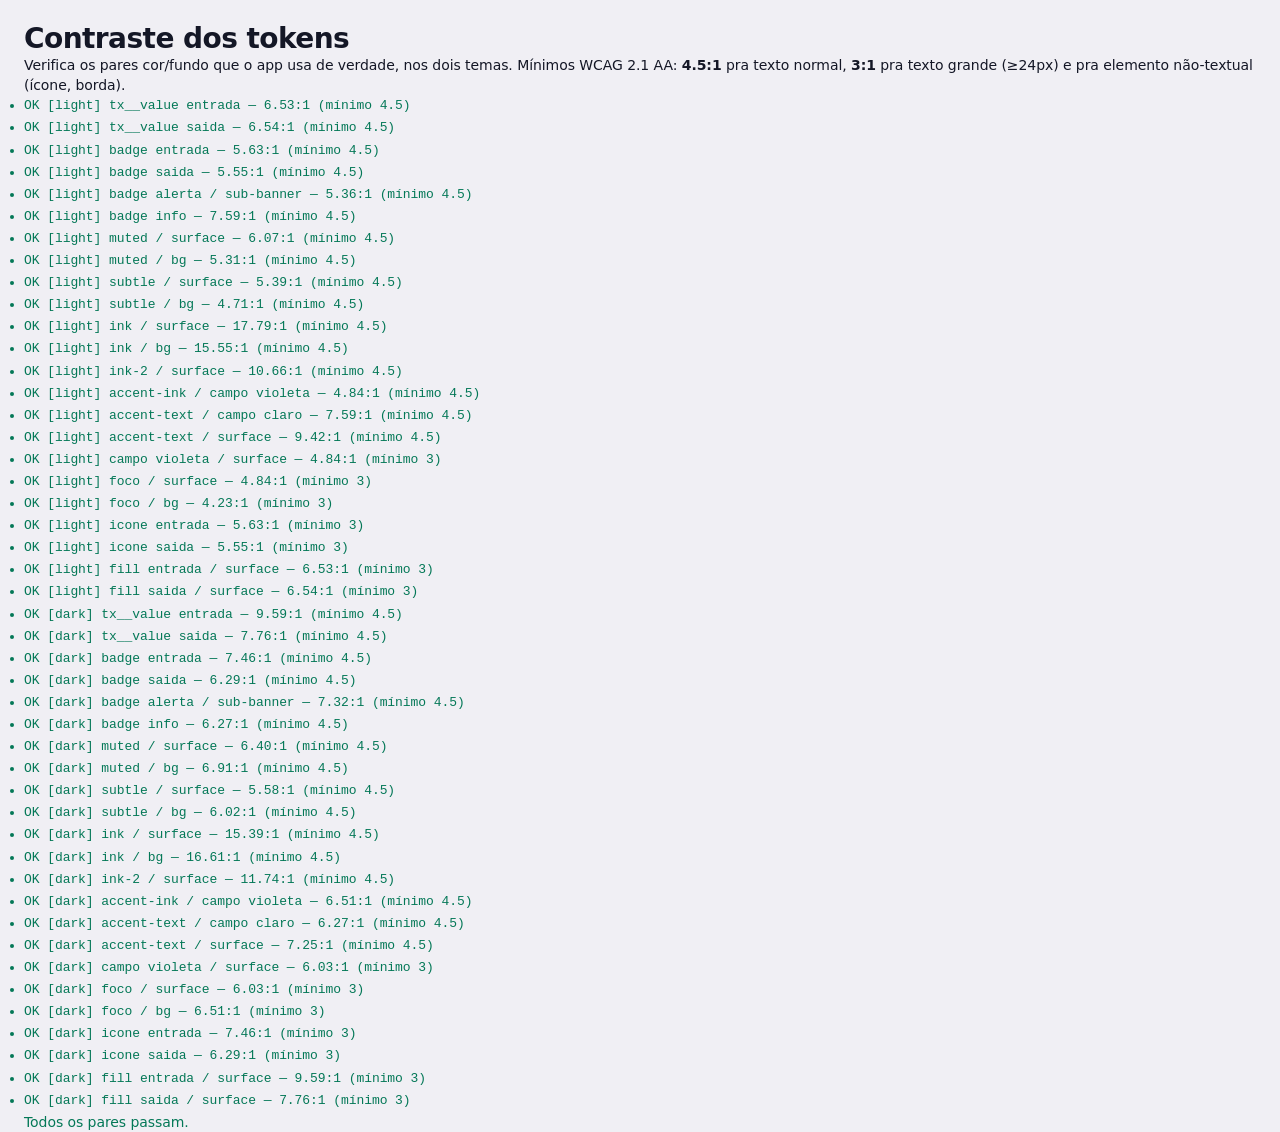
<file: tests/contraste_test.html>
<!doctype html>
<html lang="pt-BR">
<head>
  <meta charset="utf-8">
  <title>Testes - Contraste (WCAG)</title>
  <meta name="viewport" content="width=device-width,initial-scale=1">
  <!-- Carrega o CSS de verdade: o teste lê os tokens do arquivo, não cópias. -->
  <link rel="stylesheet" href="../css/index.css">
  <style>
    body { padding: 24px; font-family: system-ui, sans-serif; }
    .ok   { color: #047857; }
    .fail { color: #CC2929; font-weight: 700; }
    li { font-family: ui-monospace, monospace; font-size: 13px; line-height: 1.7; }
  </style>
</head>
<body>
  <h1>Contraste dos tokens</h1>
  <p>Verifica os pares cor/fundo que o app usa de verdade, nos dois temas.
     Mínimos WCAG 2.1 AA: <b>4.5:1</b> pra texto normal, <b>3:1</b> pra texto
     grande (≥24px) e pra elemento não-textual (ícone, borda).</p>
  <ul id="log"></ul>
  <p id="resumo"></p>

  <script type="module">
    // ---- utilidades de cor -------------------------------------------------

    // "rgb(1, 2, 3)" / "rgba(1, 2, 3, 0.12)" -> [r, g, b, a]
    function parse(cor) {
      const n = cor.match(/[\d.]+/g).map(Number);
      return [n[0], n[1], n[2], n[3] ?? 1];
    }

    // Achata uma cor translúcida sobre um fundo opaco. Os tokens `-soft` são
    // rgba, então sem isso o contraste sairia calculado contra o alpha cru.
    function sobre(frente, fundo) {
      const [r, g, b, a] = parse(frente);
      const [br, bg, bb] = parse(fundo);
      return `rgb(${a * r + (1 - a) * br}, ${a * g + (1 - a) * bg}, ${a * b + (1 - a) * bb})`;
    }

    function luminancia(cor) {
      const [r, g, b] = parse(cor).slice(0, 3).map((v) => {
        const c = v / 255;
        return c <= 0.03928 ? c / 12.92 : ((c + 0.055) / 1.055) ** 2.4;
      });
      return 0.2126 * r + 0.7152 * g + 0.0722 * b;
    }

    function contraste(a, b) {
      const [l1, l2] = [luminancia(a), luminancia(b)].sort((x, y) => y - x);
      return (l1 + 0.05) / (l2 + 0.05);
    }

    // Lê um token do :root no tema ativo, sempre como rgb()/rgba().
    //
    // Não dá pra usar getComputedStyle(raiz).getPropertyValue("--x"): custom
    // property volta como o texto cru que está no CSS ("#FFEDD5" num token,
    // "rgba(...)" no outro), e aí o parser teria que lidar com hex, hex curto
    // e nomes. Aplicando o token em `color` de um elemento real, o browser
    // normaliza tudo pra rgb()/rgba() — que é o único formato que parse() lê.
    const raiz = document.documentElement;
    const sonda = document.createElement("span");
    sonda.style.display = "none";
    document.body.append(sonda);

    function token(nome) {
      sonda.style.color = "";
      sonda.style.color = `var(${nome})`;
      return getComputedStyle(sonda).color;
    }

    // ---- os pares que o app realmente pinta --------------------------------
    //
    // min 4.5 = texto normal; min 3 = texto grande ou ícone/borda.
    // Cada linha aponta pra onde o par aparece, pra quem quebrar saber o que olhar.

    function casos() {
      const surface = token("--c-surface");
      const bg = token("--c-bg");
      const accent = token("--c-accent");
      const accentSoft = token("--c-accent-soft");
      const entradaSoft = sobre(token("--c-entrada-soft"), surface);
      const saidaSoft = sobre(token("--c-saida-soft"), surface);

      return [
        // O valor de cada lançamento na fita — o texto mais importante do app.
        ["tx__value entrada", token("--c-entrada-text"), surface, 4.5],
        ["tx__value saida", token("--c-saida-text"), surface, 4.5],
        // Etiquetas: texto colorido sobre o próprio fundo tintado.
        ["badge entrada", token("--c-entrada-text"), entradaSoft, 4.5],
        ["badge saida", token("--c-saida-text"), saidaSoft, 4.5],
        ["badge alerta / sub-banner", token("--c-alerta-text"), token("--c-alerta-soft"), 4.5],
        ["badge info", token("--c-accent-text"), accentSoft, 4.5],
        // Texto secundário (page-sub, card__hint, meta) sobre os dois fundos.
        ["muted / surface", token("--c-muted"), surface, 4.5],
        ["muted / bg", token("--c-muted"), bg, 4.5],
        ["subtle / surface", token("--c-subtle"), surface, 4.5],
        ["subtle / bg", token("--c-subtle"), bg, 4.5],
        ["ink / surface", token("--c-ink"), surface, 4.5],
        ["ink / bg", token("--c-ink"), bg, 4.5],
        ["ink-2 / surface", token("--c-ink-2"), surface, 4.5],

        // ── O violeta do "M" ───────────────────────────────────────────────
        // Texto branco no botão primário.
        ["accent-ink / campo violeta", token("--c-accent-ink"), accent, 4.5],
        // Item de menu ativo e aba ativa: tinta violeta sobre o campo claro.
        ["accent-text / campo claro", token("--c-accent-text"), accentSoft, 4.5],
        // Violeta como texto na placa (link, empresa em hover).
        ["accent-text / surface", token("--c-accent-text"), surface, 4.5],
        // O campo sólido é o próprio limite do botão primário: sem contorno,
        // ele precisa se separar da placa sozinho (WCAG 1.4.11). É este caso
        // que o violeta do logo passa e o accent do tema anterior reprovava,
        // e é o que libera a barra de composição a usar a cor da marca.
        ["campo violeta / surface", accent, surface, 3],
        ["foco / surface", accent, surface, 3],
        ["foco / bg", accent, bg, 3],

        // Preenchimento não-textual: quadrado de categoria, ícone do stat,
        // barra do gráfico.
        ["icone entrada", token("--c-entrada-text"), entradaSoft, 3],
        ["icone saida", token("--c-saida-text"), saidaSoft, 3],
        ["fill entrada / surface", token("--c-entrada"), surface, 3],
        ["fill saida / surface", token("--c-saida"), surface, 3],
      ];
    }

    // ---- roda nos dois temas -----------------------------------------------

    const log = document.getElementById("log");
    let falhas = 0;

    for (const tema of ["light", "dark"]) {
      raiz.setAttribute("data-theme", tema);
      for (const [nome, frente, fundo, min] of casos()) {
        const r = contraste(frente, fundo);
        const passou = r >= min;
        if (!passou) falhas++;
        const li = document.createElement("li");
        li.className = passou ? "ok" : "fail";
        li.textContent = `${passou ? "OK  " : "FALHA"} [${tema}] ${nome} — ${r.toFixed(2)}:1 (mínimo ${min})`;
        log.append(li);
      }
    }

    raiz.setAttribute("data-theme", "light");
    const resumo = document.getElementById("resumo");
    resumo.className = falhas ? "fail" : "ok";
    resumo.textContent = falhas
      ? `${falhas} par(es) abaixo do mínimo.`
      : "Todos os pares passam.";
    console.assert(falhas === 0, `${falhas} pares de contraste abaixo do mínimo WCAG AA`);
  </script>
</body>
</html>
</file>
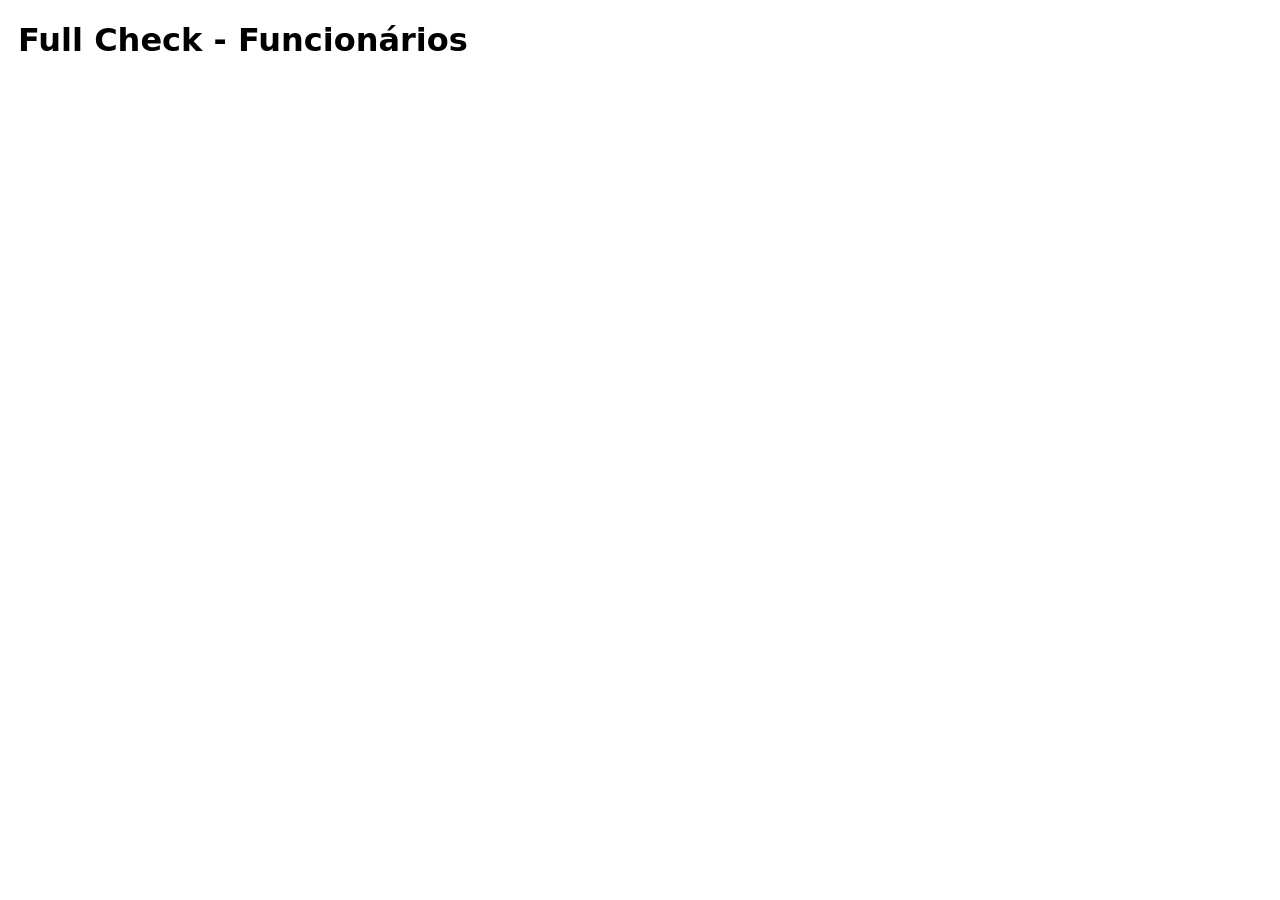
<file: tests/full_check.html>
<!doctype html>
<html>
<head>
  <meta charset="utf-8">
  <title>Full Check - Funcionários</title>
  <meta name="viewport" content="width=device-width,initial-scale=1">
  <style>body{font-family:Inter,system-ui,Arial;margin:18px} pre{background:#111;color:#fff;padding:12px;border-radius:6px;overflow:auto}</style>
</head>
<body>
  <h1>Full Check - Funcionários</h1>
  <div id="out"></div>
  <script type="module">
    import * as api from '../js/api.js';
    import { supabase } from '../js/supabaseClient.js';

    const out = (t) => { console.log(t); document.getElementById('out').innerHTML += `<div>${t}</div>`; };
    const fail = (t) => { document.getElementById('out').innerHTML += `<pre style="color:#fff;background:#a00;padding:10px">FAIL: ${t}</pre>`; console.error(t); };

    async function run() {
      out('Iniciando full check...');
      // precisa estar logado no app — o teste roda no contexto do browser
      const user = (await supabase.auth.getUser()).data.user;
      if (!user) { fail('Usuário não logado. Abra o app e faça login antes de rodar este teste.'); return; }

      // company
      let company = null;
      try { company = await api.getMinhaEmpresa(); } catch (e) { fail('Erro ao obter empresa: '+e.message); return; }
      if (!company || !company.id) { fail('Nenhuma empresa ativa detectada.'); return; }
      out('Empresa: ' + company.name + ' (' + company.id + ')');

      // 1) criar funcionário
      let emp;
      try {
        emp = await api.criarFuncionario(company.id, { full_name: 'QA Auto Test', cpf: '00000000191', role: 'Tester', salary_cents: 12345 });
        out('Funcionario criado id=' + emp.id);
      } catch (e) { fail('Criar funcionario: '+e.message); return; }

      // 2) atualizar
      try {
        const updated = await api.atualizarFuncionario(emp.id, { role: 'Tester Senior' });
        out('Funcionario atualizado role=' + updated.role);
      } catch (e) { fail('Atualizar funcionario: '+e.message); }

      // 3) upload anexo (Blob)
      let att;
      try {
        const blob = new Blob(['Teste de anexo'], { type: 'text/plain' });
        const file = new File([blob], 'auto-test.txt', { type: 'text/plain' });
        att = await api.uploadEmployeeAttachment(company.id, emp.id, file);
        out('Anexo enviado: ' + (att.filename||att.path));
      } catch (e) { fail('Upload anexo: '+e.message); }

      // 4) listar anexos
      try {
        const anexos = await api.listarEmployeeAttachments(company.id, emp.id);
        out('Anexos listados: ' + anexos.length);
      } catch (e) { fail('Listar anexos: '+e.message); }

      // Papéis, audit e export CSV saíram do produto: 'admin'/'manager' não
      // travavam nada, então não havia o que testar.
      try { const membros = await api.listarMembros(company.id); out('Membros: '+membros.length); }
      catch (e) { fail('Listar membros: '+e.message); }

      // Cleanup: apagar anexos e desativar o funcionário de teste
      try {
        const anexos = await api.listarEmployeeAttachments(company.id, emp.id);
        for (const a of anexos) { try { await api.deleteAttachment(a.id, a.path); out('Anexo removido: '+(a.filename||a.path)); } catch (e) { console.warn('remover anexo', e); } }
      } catch (e) { console.warn('cleanup anexos', e); }

      try { await api.apagarFuncionario(emp.id); out('Funcionario desativado'); } catch (e) { console.warn('apagar funcionario', e); }

      out('Full check finalizado. Verifique logs acima e console do navegador.');
    }

    run();
  </script>
</body>
</html>
</file>
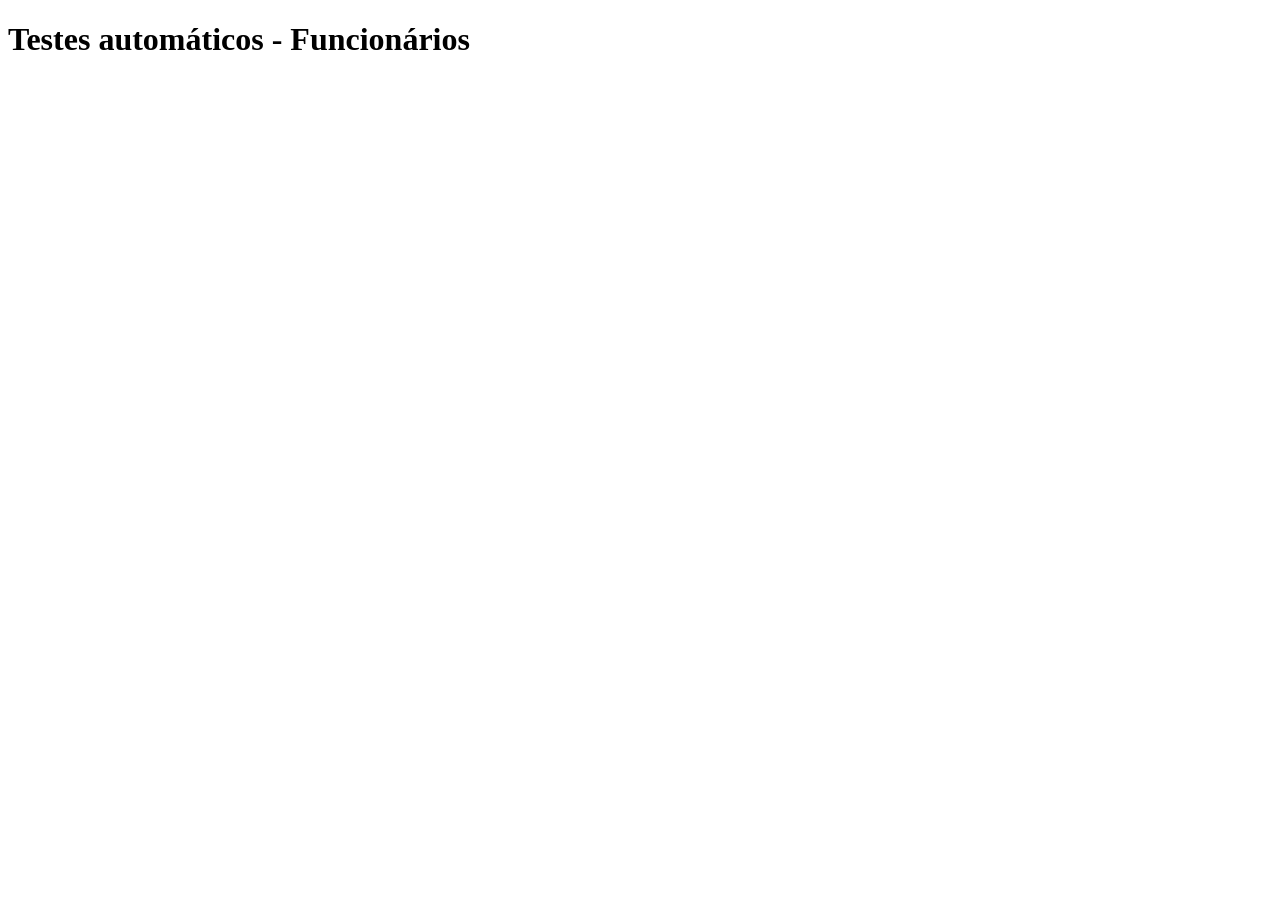
<file: tests/funcionarios_test.html>
<!doctype html>
<html>
<head>
  <meta charset="utf-8">
  <title>Testes - Funcionários</title>
  <meta name="viewport" content="width=device-width,initial-scale=1">
</head>
<body>
  <h1>Testes automáticos - Funcionários</h1>
  <div id="log"></div>
  <script type="module">
    import { supabase } from '../js/supabaseClient.js';
    import * as api from '../js/api.js';
    import { SUPABASE_URL, SUPABASE_ANON_KEY } from '../js/config.js';

    const logger = (text) => {
      console.log(text);
      document.getElementById('log').innerHTML += `<div>${text}</div>`;
    };

    async function run() {
      logger('Iniciando testes...');
      const companyId = (await supabase.from('companies').select('id').limit(1).maybeSingle()).data?.id;
      if (!companyId) { logger('Erro: não foi encontrada nenhuma company in DB.'); return; }

      // Cria funcionário de teste
      const dados = { full_name: 'Teste QA', cpf: '00000000191', role: 'Tester', sector: 'QA', salary_cents: 100000 };
      let created;
      try {
        created = await api.criarFuncionario(companyId, dados);
        logger('CREATE OK: ' + JSON.stringify(created));
      } catch (e) { logger('CREATE FAIL: ' + e.message); return; }

      // Atualiza
      try {
        const updated = await api.atualizarFuncionario(created.id, { role: 'Tester Senior' });
        logger('UPDATE OK: ' + updated.role);
      } catch (e) { logger('UPDATE FAIL: ' + e.message); }

      // Upload anexo (usa um Blob simples)
      try {
        const blob = new Blob(['Teste de anexo'], { type: 'text/plain' });
        const file = new File([blob], 'teste-anexo.txt', { type: 'text/plain' });
        const att = await api.uploadEmployeeAttachment(companyId, created.id, file);
        logger('UPLOAD OK: ' + att.id);
      } catch (e) { logger('UPLOAD FAIL: ' + e.message); }

      // Audit
      try {
        const logs = await api.listarEmployeeAudit(created.id);
        logger('AUDIT ENTRIES: ' + logs.length);
      } catch (e) { logger('AUDIT FAIL: ' + e.message); }

      // Soft delete
      try {
          // remover anexos ligados ao funcionário
          try {
            const anexos = await api.listarEmployeeAttachments(companyId, created.id);
            for (const a of anexos) {
              try { await api.deleteAttachment(a.id, a.path); logger('ATT DELETE OK: ' + (a.filename||a.path)); } catch (e) { logger('ATT DELETE FAIL: ' + e.message); }
            }
          } catch (e) { logger('LIST ATT FAIL: ' + e.message); }
          await api.apagarFuncionario(created.id);
          logger('SOFT DELETE OK');
      } catch (e) { logger('SOFT DELETE FAIL: ' + e.message); }

      logger('Testes finalizados. Remova dados de teste manualmente se desejar.');
    }

    run();
  </script>
</body>
</html>
</file>
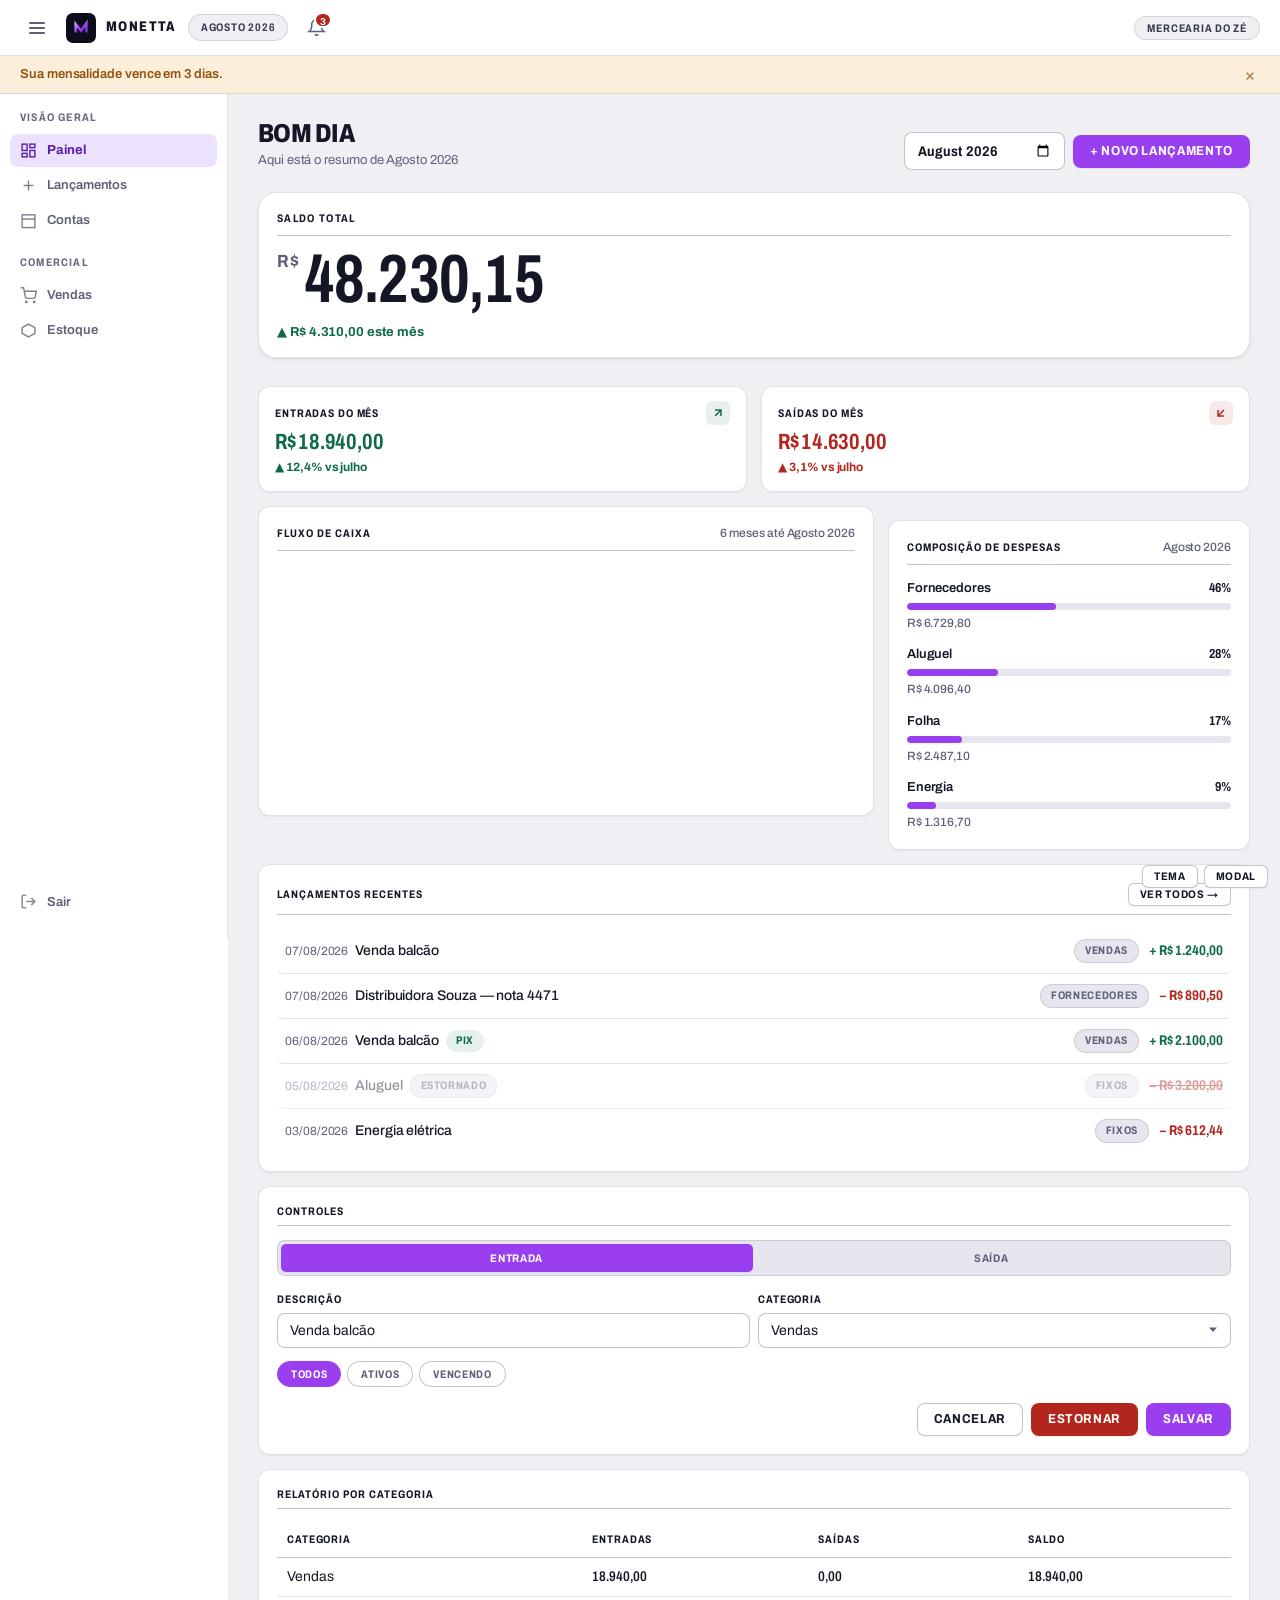
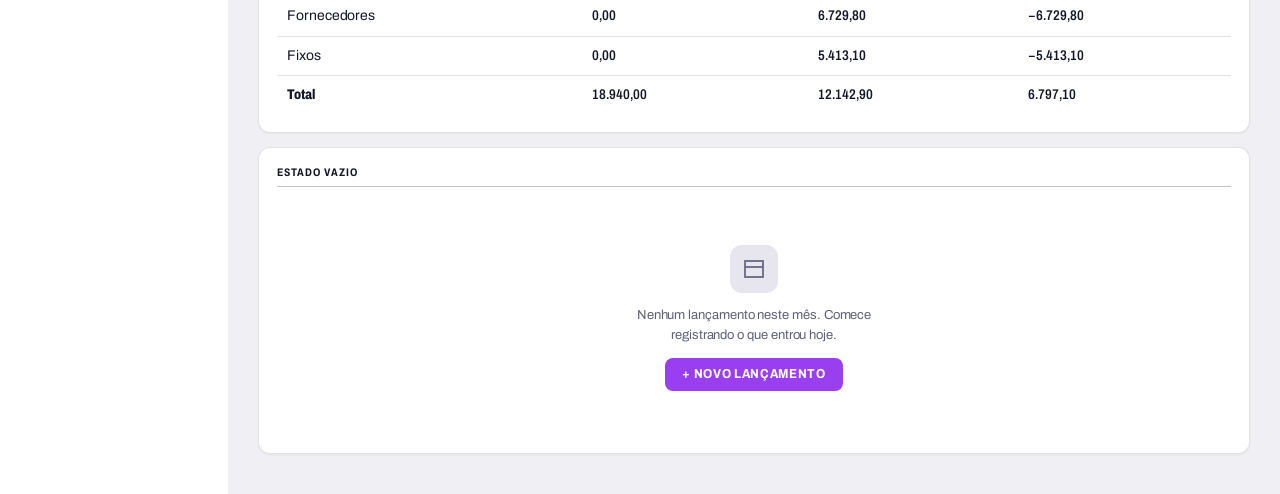
<file: tests/preview.html>
<!doctype html>
<html lang="pt-BR" data-theme="light">
<head>
  <meta charset="utf-8">
  <title>Preview — A Placa</title>
  <meta name="viewport" content="width=device-width,initial-scale=1">
  <link
    href="https://fonts.googleapis.com/css2?family=Archivo:wdth,wght@62..125,400..800&display=swap"
    rel="stylesheet">
  <!-- CSS de verdade: o preview lê os arquivos do app, não cópias. -->
  <link rel="stylesheet" href="../css/index.css">
  <style>
    /* Só a casca do preview. Nada aqui vaza pro app. */
    .pv-bar {
      position: fixed; right: 12px; bottom: 12px; z-index: 99;
      display: flex; gap: 6px;
    }
    .pv-sec { margin: 26px 0 10px; }
  </style>
</head>
<body>

<div class="app-shell">
  <header class="topbar">
    <button class="btn-menu" aria-label="Menu">
      <svg viewBox="0 0 20 20" width="20" height="20" fill="none" stroke="currentColor" stroke-width="2" stroke-linecap="round"><path d="M3 5h14M3 10h14M3 15h14"/></svg>
    </button>
    <a class="brand" href="#">
      <span class="brand__mark">
        <svg viewBox="0 0 20 20" xmlns="http://www.w3.org/2000/svg"><defs><linearGradient id="mg" x1="0.12" y1="0" x2="0.82" y2="1"><stop offset="0" stop-color="#C68BFF"/><stop offset="0.5" stop-color="#9A3FF0"/><stop offset="1" stop-color="#7A28DD"/></linearGradient></defs><path d="M4 15 L4 5.6 L10 13 L16 4.8 L16 15" fill="none" stroke="url(#mg)" stroke-width="2.8" stroke-linejoin="miter" stroke-linecap="butt"/></svg>
      </span>
      <span class="brand__name">Monetta</span>
    </a>
    <span class="topbar__month">Agosto 2026</span>
    <button class="topbar__notif" aria-label="Notificações">
      <svg viewBox="0 0 24 24" width="19" height="19" fill="none" stroke="currentColor" stroke-width="2" stroke-linecap="round"><path d="M18 8A6 6 0 0 0 6 8c0 7-3 9-3 9h18s-3-2-3-9"/><path d="M13.7 21a2 2 0 0 1-3.4 0"/></svg>
      <span class="topbar__notif-badge">3</span>
    </button>
    <button class="topbar__empresa topbar__empresa--switch">Mercearia do Zé</button>
  </header>

  <div class="sub-banner">
    <span class="sub-banner__text">Sua mensalidade vence em 3 dias.</span>
    <button class="sub-banner__close">×</button>
  </div>

  <div class="body-grid">
    <nav class="nav">
      <div class="nav__group">
        <span class="nav__group-label">Visão geral</span>
        <button class="nav__item is-active">
          <svg class="nav__icon" viewBox="0 0 24 24" fill="none" stroke="currentColor" stroke-width="2"><rect x="3" y="3" width="7" height="9"/><rect x="14" y="3" width="7" height="5"/><rect x="14" y="12" width="7" height="9"/><rect x="3" y="16" width="7" height="5"/></svg>
          <span>Painel</span>
        </button>
        <button class="nav__item">
          <svg class="nav__icon" viewBox="0 0 24 24" fill="none" stroke="currentColor" stroke-width="2"><line x1="12" y1="5" x2="12" y2="19"/><line x1="5" y1="12" x2="19" y2="12"/></svg>
          <span>Lançamentos</span>
        </button>
        <button class="nav__item">
          <svg class="nav__icon" viewBox="0 0 24 24" fill="none" stroke="currentColor" stroke-width="2"><rect x="3" y="4" width="18" height="18"/><line x1="3" y1="10" x2="21" y2="10"/></svg>
          <span>Contas</span>
        </button>
      </div>
      <div class="nav__group">
        <span class="nav__group-label">Comercial</span>
        <button class="nav__item"><svg class="nav__icon" viewBox="0 0 24 24" fill="none" stroke="currentColor" stroke-width="2"><circle cx="9" cy="21" r="1"/><circle cx="20" cy="21" r="1"/><path d="M1 1h4l2.7 13.4a2 2 0 0 0 2 1.6h9.7a2 2 0 0 0 2-1.6L23 6H6"/></svg><span>Vendas</span></button>
        <button class="nav__item"><svg class="nav__icon" viewBox="0 0 24 24" fill="none" stroke="currentColor" stroke-width="2"><path d="M21 16V8l-9-5-9 5v8l9 5 9-5z"/></svg><span>Estoque</span></button>
      </div>
      <button class="nav__item nav__sair">
        <svg class="nav__icon" viewBox="0 0 24 24" fill="none" stroke="currentColor" stroke-width="2"><path d="M9 21H5a2 2 0 0 1-2-2V5a2 2 0 0 1 2-2h4"/><polyline points="16 17 21 12 16 7"/><line x1="21" y1="12" x2="9" y2="12"/></svg>
        <span>Sair</span>
      </button>
    </nav>

    <main class="content">
      <header class="page-head page-head--row">
        <div>
          <h1 class="page-title">Bom dia</h1>
          <p class="page-sub">Aqui está o resumo de Agosto 2026</p>
        </div>
        <div class="page-head__acoes">
          <input class="input input--mes" type="month" value="2026-08" aria-label="Mês">
          <button class="btn btn--primary">+ Novo lançamento</button>
        </div>
      </header>

      <!-- A PLACA + a letra miúda -->
      <section class="metrics metrics--dash">
        <div class="card metric metric--placa">
          <div class="metric__head"><span class="metric__label">Saldo total</span></div>
          <span class="metric__value num"><span class="metric__cifra">R$</span><span>48.230,15</span></span>
          <span class="metric__foot is-up">▲ R$ 4.310,00 este mês</span>
        </div>
        <div class="card metric metric--entrada">
          <div class="metric__head">
            <span class="metric__label">Entradas do mês</span>
            <span class="metric__icon metric__icon--entrada"><svg viewBox="0 0 24 24" width="14" height="14" fill="none" stroke="currentColor" stroke-width="2.6"><line x1="7" y1="17" x2="17" y2="7"/><polyline points="7 7 17 7 17 17"/></svg></span>
          </div>
          <span class="metric__value num">R$ 18.940,00</span>
          <span class="metric__foot is-up">▲ 12,4% vs julho</span>
        </div>
        <div class="card metric metric--saida">
          <div class="metric__head">
            <span class="metric__label">Saídas do mês</span>
            <span class="metric__icon metric__icon--saida"><svg viewBox="0 0 24 24" width="14" height="14" fill="none" stroke="currentColor" stroke-width="2.6"><line x1="17" y1="7" x2="7" y2="17"/><polyline points="17 17 7 17 7 7"/></svg></span>
          </div>
          <span class="metric__value num">R$ 14.630,00</span>
          <span class="metric__foot is-down">▲ 3,1% vs julho</span>
        </div>
      </section>

      <section class="dash-grid">
        <div class="card chart-card">
          <div class="card__head">
            <h2 class="card__title">Fluxo de caixa</h2>
            <span class="card__hint">6 meses até Agosto 2026</span>
          </div>
          <div class="chart-wrap"><canvas id="chart-meses"></canvas></div>
        </div>
        <div class="card">
          <div class="card__head">
            <h2 class="card__title">Composição de despesas</h2>
            <span class="card__hint">Agosto 2026</span>
          </div>
          <div class="compo">
            <div class="compo__item">
              <div class="compo__top"><span class="compo__nome">Fornecedores</span><span class="compo__pct">46%</span></div>
              <div class="compo__bar"><div class="compo__fill" style="width:46%"></div></div>
              <span class="compo__val">R$ 6.729,80</span>
            </div>
            <div class="compo__item">
              <div class="compo__top"><span class="compo__nome">Aluguel</span><span class="compo__pct">28%</span></div>
              <div class="compo__bar"><div class="compo__fill" style="width:28%"></div></div>
              <span class="compo__val">R$ 4.096,40</span>
            </div>
            <div class="compo__item">
              <div class="compo__top"><span class="compo__nome">Folha</span><span class="compo__pct">17%</span></div>
              <div class="compo__bar"><div class="compo__fill" style="width:17%"></div></div>
              <span class="compo__val">R$ 2.487,10</span>
            </div>
            <div class="compo__item">
              <div class="compo__top"><span class="compo__nome">Energia</span><span class="compo__pct">9%</span></div>
              <div class="compo__bar"><div class="compo__fill" style="width:9%"></div></div>
              <span class="compo__val">R$ 1.316,70</span>
            </div>
          </div>
        </div>
      </section>

      <!-- A FITA -->
      <section class="card">
        <div class="card__head">
          <h2 class="card__title">Lançamentos recentes</h2>
          <button class="btn btn--tiny btn--ghost">Ver todos →</button>
        </div>
        <ul class="tx-list">
          <li class="tx tx--entrada">
            <div class="tx__main"><span class="tx__desc"><span>Venda balcão</span></span><span class="tx__meta">07/08/2026</span></div>
            <div class="tx__right"><span class="tx__cat">Vendas</span><span class="tx__value num">+ R$ 1.240,00</span></div>
          </li>
          <li class="tx tx--saida">
            <div class="tx__main"><span class="tx__desc"><span>Distribuidora Souza — nota 4471</span></span><span class="tx__meta">07/08/2026</span></div>
            <div class="tx__right"><span class="tx__cat">Fornecedores</span><span class="tx__value num">− R$ 890,50</span></div>
          </li>
          <li class="tx tx--entrada">
            <div class="tx__main"><span class="tx__desc"><span>Venda balcão</span><span class="badge">PIX</span></span><span class="tx__meta">06/08/2026</span></div>
            <div class="tx__right"><span class="tx__cat">Vendas</span><span class="tx__value num">+ R$ 2.100,00</span></div>
          </li>
          <li class="tx tx--saida is-reversed">
            <div class="tx__main"><span class="tx__desc"><span>Aluguel</span><span class="badge badge--muted">estornado</span></span><span class="tx__meta">05/08/2026</span></div>
            <div class="tx__right"><span class="tx__cat">Fixos</span><span class="tx__value num">− R$ 3.200,00</span></div>
          </li>
          <li class="tx tx--saida">
            <div class="tx__main"><span class="tx__desc"><span>Energia elétrica</span></span><span class="tx__meta">03/08/2026</span></div>
            <div class="tx__right"><span class="tx__cat">Fixos</span><span class="tx__value num">− R$ 612,44</span></div>
          </li>
        </ul>
      </section>

      <!-- Controles -->
      <section class="card">
        <div class="card__head"><h2 class="card__title">Controles</h2></div>
        <div class="seg-group">
          <button class="seg seg--on">Entrada</button>
          <button class="seg">Saída</button>
        </div>
        <div class="form-inline">
          <label class="field" style="flex:1"><span class="field__label">Descrição</span><input class="input" value="Venda balcão"></label>
          <label class="field" style="flex:1"><span class="field__label">Categoria</span><select class="input"><option>Vendas</option></select></label>
        </div>
        <div class="admin-filtros">
          <button class="chip chip--on">Todos</button>
          <button class="chip">Ativos</button>
          <button class="chip">Vencendo</button>
        </div>
        <div class="form__actions">
          <button class="btn btn--ghost">Cancelar</button>
          <button class="btn btn--danger">Estornar</button>
          <button class="btn btn--primary">Salvar</button>
        </div>
      </section>

      <!-- Tabela -->
      <section class="card">
        <div class="card__head"><h2 class="card__title">Relatório por categoria</h2></div>
        <div class="tabela-wrap">
          <table class="tabela">
            <thead><tr><th>Categoria</th><th class="ta-right">Entradas</th><th class="ta-right">Saídas</th><th class="ta-right">Saldo</th></tr></thead>
            <tbody>
              <tr><td>Vendas</td><td class="ta-right">18.940,00</td><td class="ta-right">0,00</td><td class="ta-right">18.940,00</td></tr>
              <tr><td>Fornecedores</td><td class="ta-right">0,00</td><td class="ta-right">6.729,80</td><td class="ta-right">−6.729,80</td></tr>
              <tr><td>Fixos</td><td class="ta-right">0,00</td><td class="ta-right">5.413,10</td><td class="ta-right">−5.413,10</td></tr>
            </tbody>
            <tfoot><tr><td>Total</td><td class="ta-right">18.940,00</td><td class="ta-right">12.142,90</td><td class="ta-right">6.797,10</td></tr></tfoot>
          </table>
        </div>
      </section>

      <section class="card">
        <div class="card__head"><h2 class="card__title">Estado vazio</h2></div>
        <div class="empty-state">
          <span class="empty-state__icon"><svg viewBox="0 0 24 24" fill="none" stroke="currentColor" stroke-width="1.8"><rect x="3" y="4" width="18" height="16"/><line x1="3" y1="10" x2="21" y2="10"/></svg></span>
          <p class="empty-state__text">Nenhum lançamento neste mês. Comece registrando o que entrou hoje.</p>
          <button class="btn btn--primary">+ Novo lançamento</button>
        </div>
      </section>
    </main>
  </div>

  <nav class="bottom-nav">
    <button class="bottom-nav__item is-active"><svg viewBox="0 0 24 24" fill="none" stroke="currentColor" stroke-width="2"><rect x="3" y="3" width="7" height="9"/><rect x="14" y="3" width="7" height="5"/><rect x="14" y="12" width="7" height="9"/><rect x="3" y="16" width="7" height="5"/></svg><span>Painel</span></button>
    <button class="bottom-nav__item"><svg viewBox="0 0 24 24" fill="none" stroke="currentColor" stroke-width="2"><line x1="12" y1="5" x2="12" y2="19"/><line x1="5" y1="12" x2="19" y2="12"/></svg><span>Lançar</span></button>
    <button class="bottom-nav__item"><svg viewBox="0 0 24 24" fill="none" stroke="currentColor" stroke-width="2"><rect x="3" y="4" width="18" height="18"/><line x1="3" y1="10" x2="21" y2="10"/></svg><span>Contas</span></button>
    <button class="bottom-nav__item"><svg viewBox="0 0 24 24" fill="none" stroke="currentColor" stroke-width="2"><line x1="18" y1="20" x2="18" y2="10"/><line x1="12" y1="20" x2="12" y2="4"/><line x1="6" y1="20" x2="6" y2="14"/></svg><span>Relat.</span></button>
    <button class="bottom-nav__item"><svg viewBox="0 0 24 24" fill="none" stroke="currentColor" stroke-width="2"><path d="M3 6h18M3 12h18M3 18h18"/></svg><span>Mais</span></button>
  </nav>
</div>

<!-- Modal aberto, pra conferir a bandeja e o contorno -->
<div id="modal-overlay" class="modal-overlay">
  <div class="modal" role="dialog" aria-modal="true">
    <div class="modal__head">
      <h3>Novo lançamento</h3>
      <button class="modal__close">×</button>
    </div>
    <div class="modal__body">
      <div class="seg-group"><button class="seg seg--on">Entrada</button><button class="seg">Saída</button></div>
      <label class="field"><span class="field__label">Valor</span><input class="input" value="1.240,00"></label>
      <label class="field"><span class="field__label">Descrição</span><input class="input" placeholder="Venda balcão"></label>
      <div class="form__actions">
        <button class="btn btn--ghost">Cancelar</button>
        <button class="btn btn--primary">Salvar</button>
      </div>
    </div>
  </div>
</div>

<div class="pv-bar">
  <button class="btn btn--ghost btn--tiny" id="pv-tema">Tema</button>
  <button class="btn btn--ghost btn--tiny" id="pv-modal">Modal</button>
</div>

<script type="module">
  import Chart from "https://esm.sh/chart.js@4/auto";

  const raiz = document.documentElement;
  let chart = null;

  function desenhar() {
    const css = getComputedStyle(raiz);
    const v = (n, fb) => (css.getPropertyValue(n).trim() || fb);
    const font = "'Archivo', system-ui, sans-serif";
    const ink = v("--c-ink", "#141726");
    const surface = v("--c-surface", "#fff");
    const muted = v("--c-muted", "#5E6178");

    if (chart) chart.destroy();
    chart = new Chart(document.getElementById("chart-meses"), {
      type: "bar",
      data: {
        labels: ["mar", "abr", "mai", "jun", "jul", "ago"],
        datasets: [
          { label: "Entradas", data: [12400, 15100, 13800, 16900, 16850, 18940],
            backgroundColor: v("--c-entrada", "#0F6B47"), borderRadius: 4, borderSkipped: false,
            categoryPercentage: 0.66, barPercentage: 0.92 },
          { label: "Saídas", data: [9800, 11200, 12600, 11900, 14180, 14630],
            backgroundColor: v("--c-saida", "#B3261E"), borderRadius: 4, borderSkipped: false,
            categoryPercentage: 0.66, barPercentage: 0.92 },
        ],
      },
      options: {
        responsive: true, maintainAspectRatio: false,
        interaction: { mode: "index", intersect: false },
        plugins: {
          legend: { position: "bottom", labels: {
            boxWidth: 10, boxHeight: 10, borderRadius: 3, useBorderRadius: true,
            font: { family: font, size: 11, weight: 700 }, color: muted, padding: 16 } },
          tooltip: {
            backgroundColor: ink, titleColor: surface, bodyColor: surface,
            cornerRadius: 6, padding: 10, displayColors: false,
            titleFont: { family: font, size: 11, weight: 700 },
            bodyFont: { family: font, size: 12 },
          },
        },
        scales: {
          x: { grid: { display: false }, border: { color: v("--c-line-strong", "rgba(20,23,38,.26)"), width: 1 },
               ticks: { font: { family: font, size: 11, weight: 700 }, color: muted } },
          y: { grid: { color: v("--c-line", "rgba(20,23,38,.12)") }, border: { display: false },
               ticks: { font: { family: font, size: 11 }, color: muted, maxTicksLimit: 5 } },
        },
      },
    });
  }

  desenhar();

  document.getElementById("pv-tema").onclick = () => {
    raiz.setAttribute("data-theme", raiz.getAttribute("data-theme") === "dark" ? "light" : "dark");
    desenhar();
  };
  document.getElementById("pv-modal").onclick = () => {
    document.getElementById("modal-overlay").classList.toggle("is-open");
  };
</script>
</body>
</html>
</file>
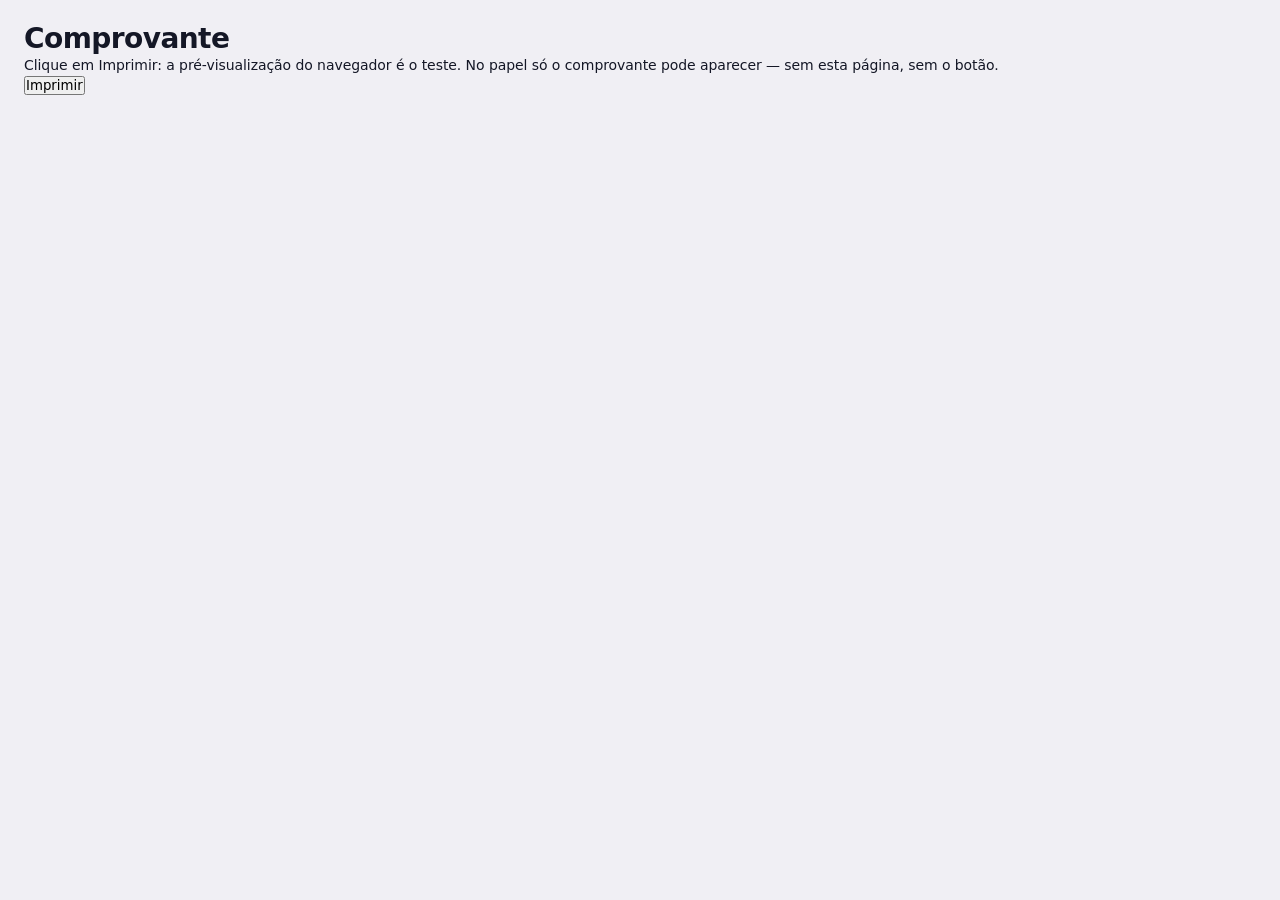
<file: tests/recibo_test.html>
<!doctype html>
<html lang="pt-BR">
<head>
  <meta charset="utf-8">
  <title>Teste — Comprovante</title>
  <meta name="viewport" content="width=device-width,initial-scale=1">
  <!-- CSS de verdade: o comprovante só existe dentro do @media print. -->
  <link rel="stylesheet" href="../css/index.css">
  <style>
    body { padding: 24px; font-family: system-ui, sans-serif; }
  </style>
</head>
<body>
  <h1>Comprovante</h1>
  <p>Clique em Imprimir: a pré-visualização do navegador é o teste. No papel só
     o comprovante pode aparecer — sem esta página, sem o botão.</p>
  <button id="print">Imprimir</button>

  <script type="module">
    import { imprimirRecibo } from "../js/recibo.js";

    const exemplo = {
      numero: "1A2B3C4D",
      data: "2026-09-10",
      empresa: "Padaria do Bairro Ltda",
      empresaDoc: "12345678000199",
      cliente: "Carolina Souza",
      clienteDoc: "12345678901",
      descricao: "Encomenda de aniversário",
      totalCents: 18750,
      itens: [
        { product_name: "Bolo de chocolate 2kg", qty: 1, unit_price_cents: 12000 },
        { product_name: "Salgado assado (cento)", qty: 0.5, unit_price_cents: 13500 },
      ],
    };

    // Confere a conta antes de olhar o papel: a soma dos itens tem que bater
    // com o total gravado na venda.
    const soma = exemplo.itens.reduce((s, it) => s + Math.round(it.qty * it.unit_price_cents), 0);
    if (soma !== exemplo.totalCents) {
      document.body.insertAdjacentHTML("afterbegin",
        `<pre style="background:#a00;color:#fff;padding:10px">FAIL: itens somam ${soma}, total diz ${exemplo.totalCents}</pre>`);
    }

    document.getElementById("print").onclick = () => imprimirRecibo(exemplo);
  </script>
</body>
</html>
</file>
<file: css/index.css>
/* ============================================================================
   index.css — Ponto de entrada do CSS
   ----------------------------------------------------------------------------
   Este é o ÚNICO css que o index.html precisa linkar. Ele importa os outros
   na ordem certa. A ordem importa: base primeiro (variáveis), depois layout,
   componentes e, por fim, telas específicas.
   ========================================================================== */

@import "./base.css";
@import "./layout.css";
@import "./components.css";
@import "./pages.css";
</file>
